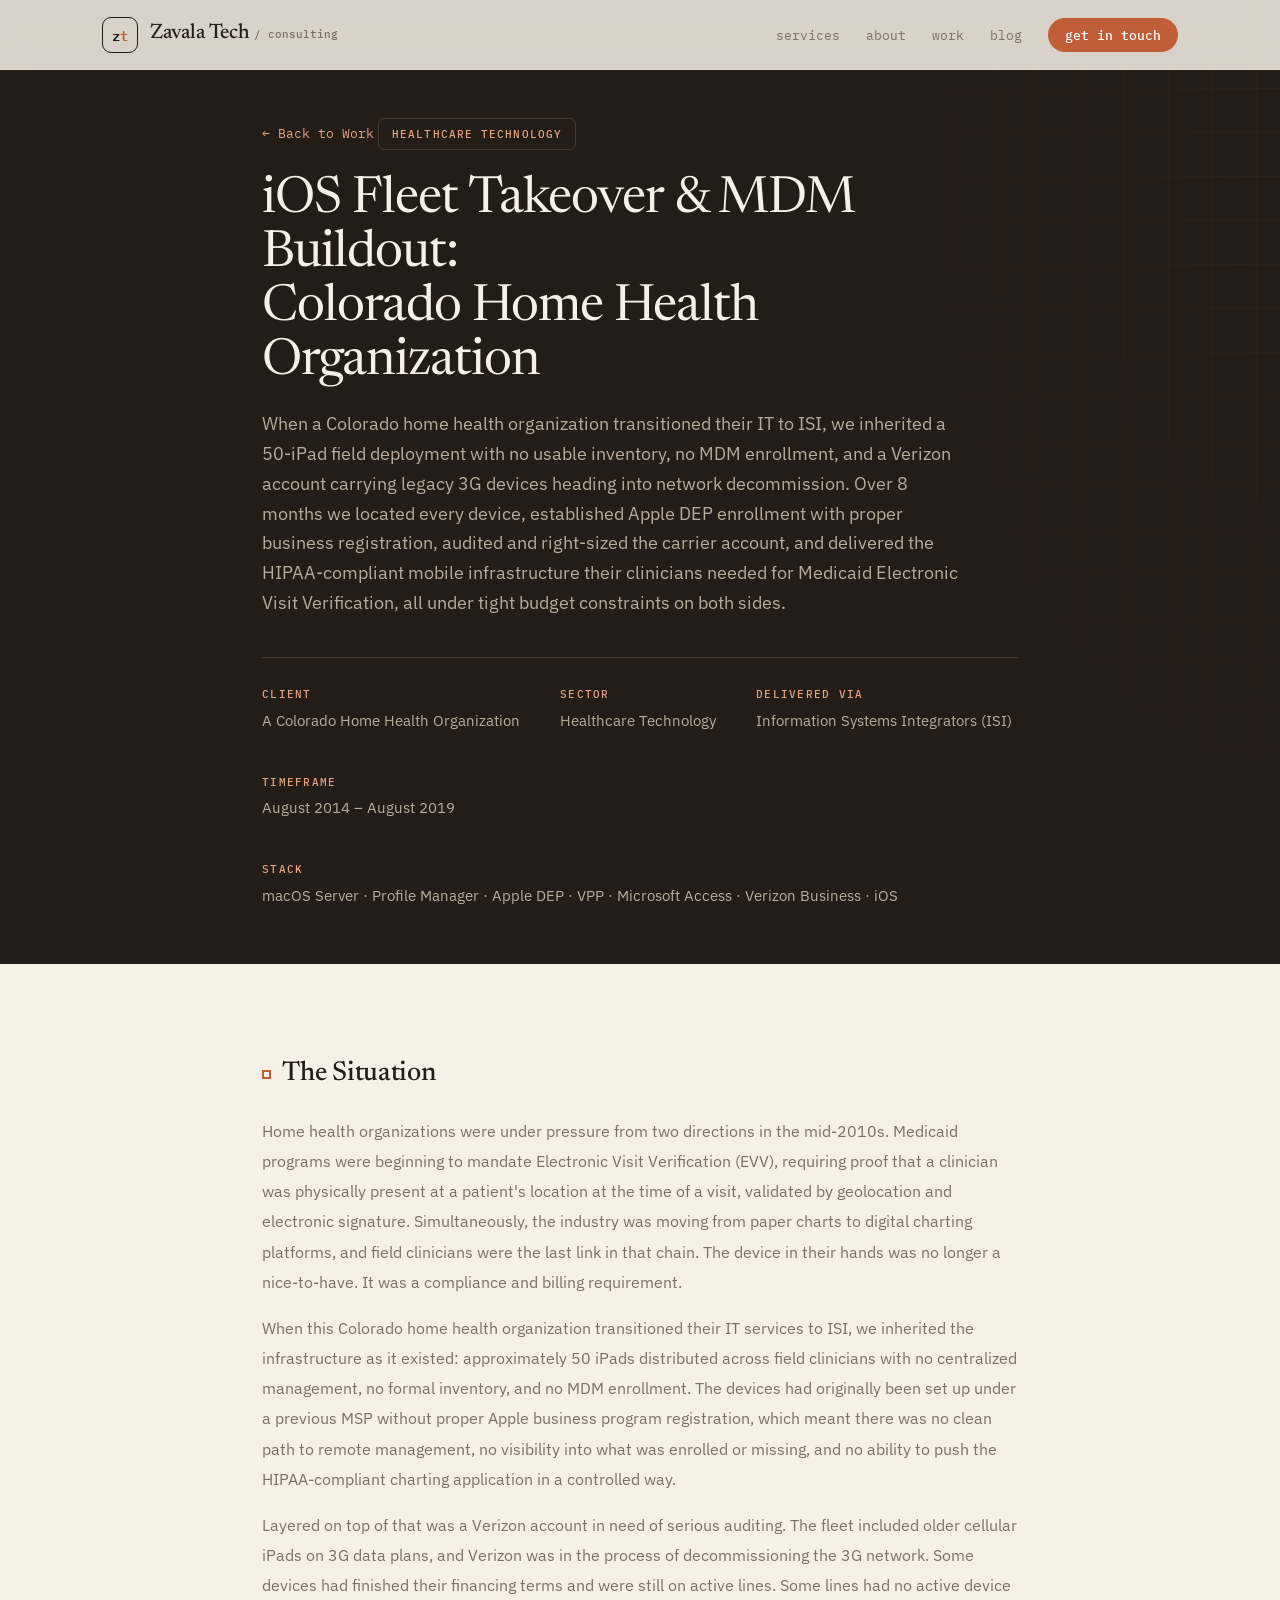
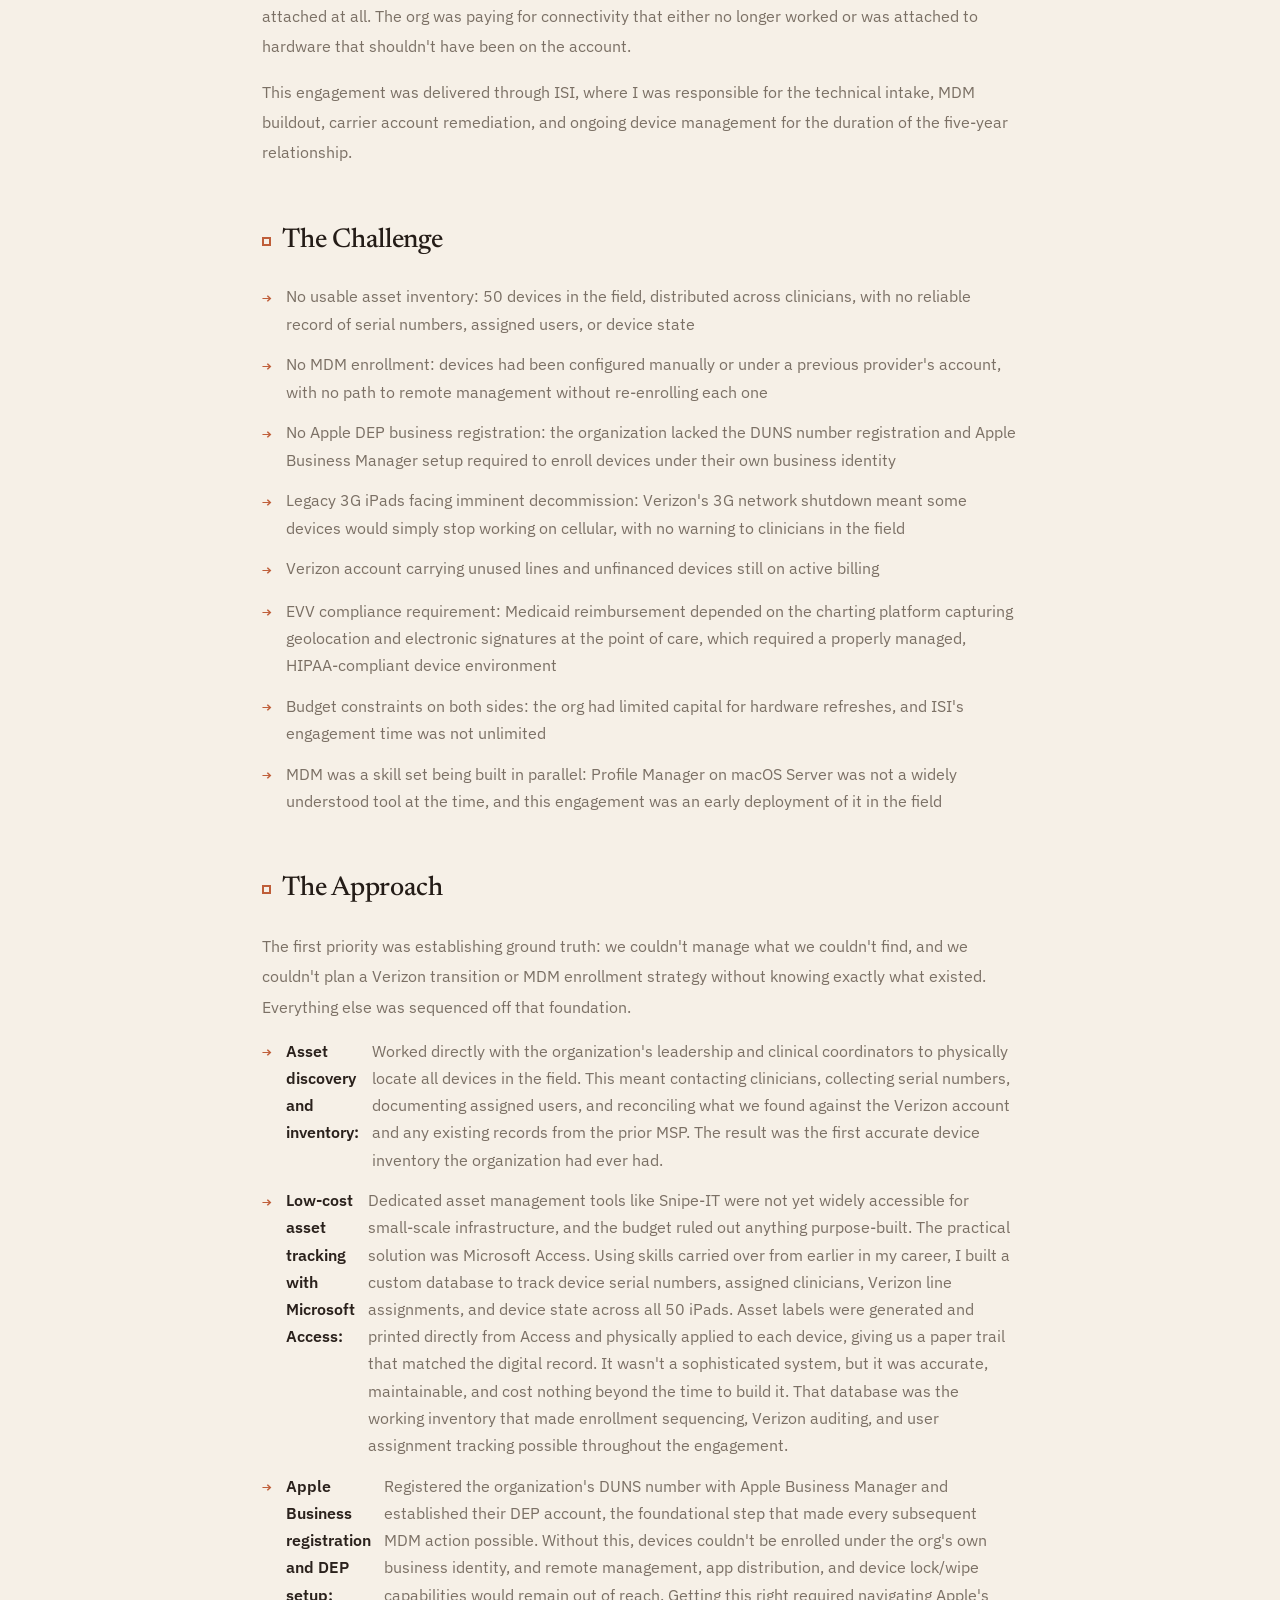
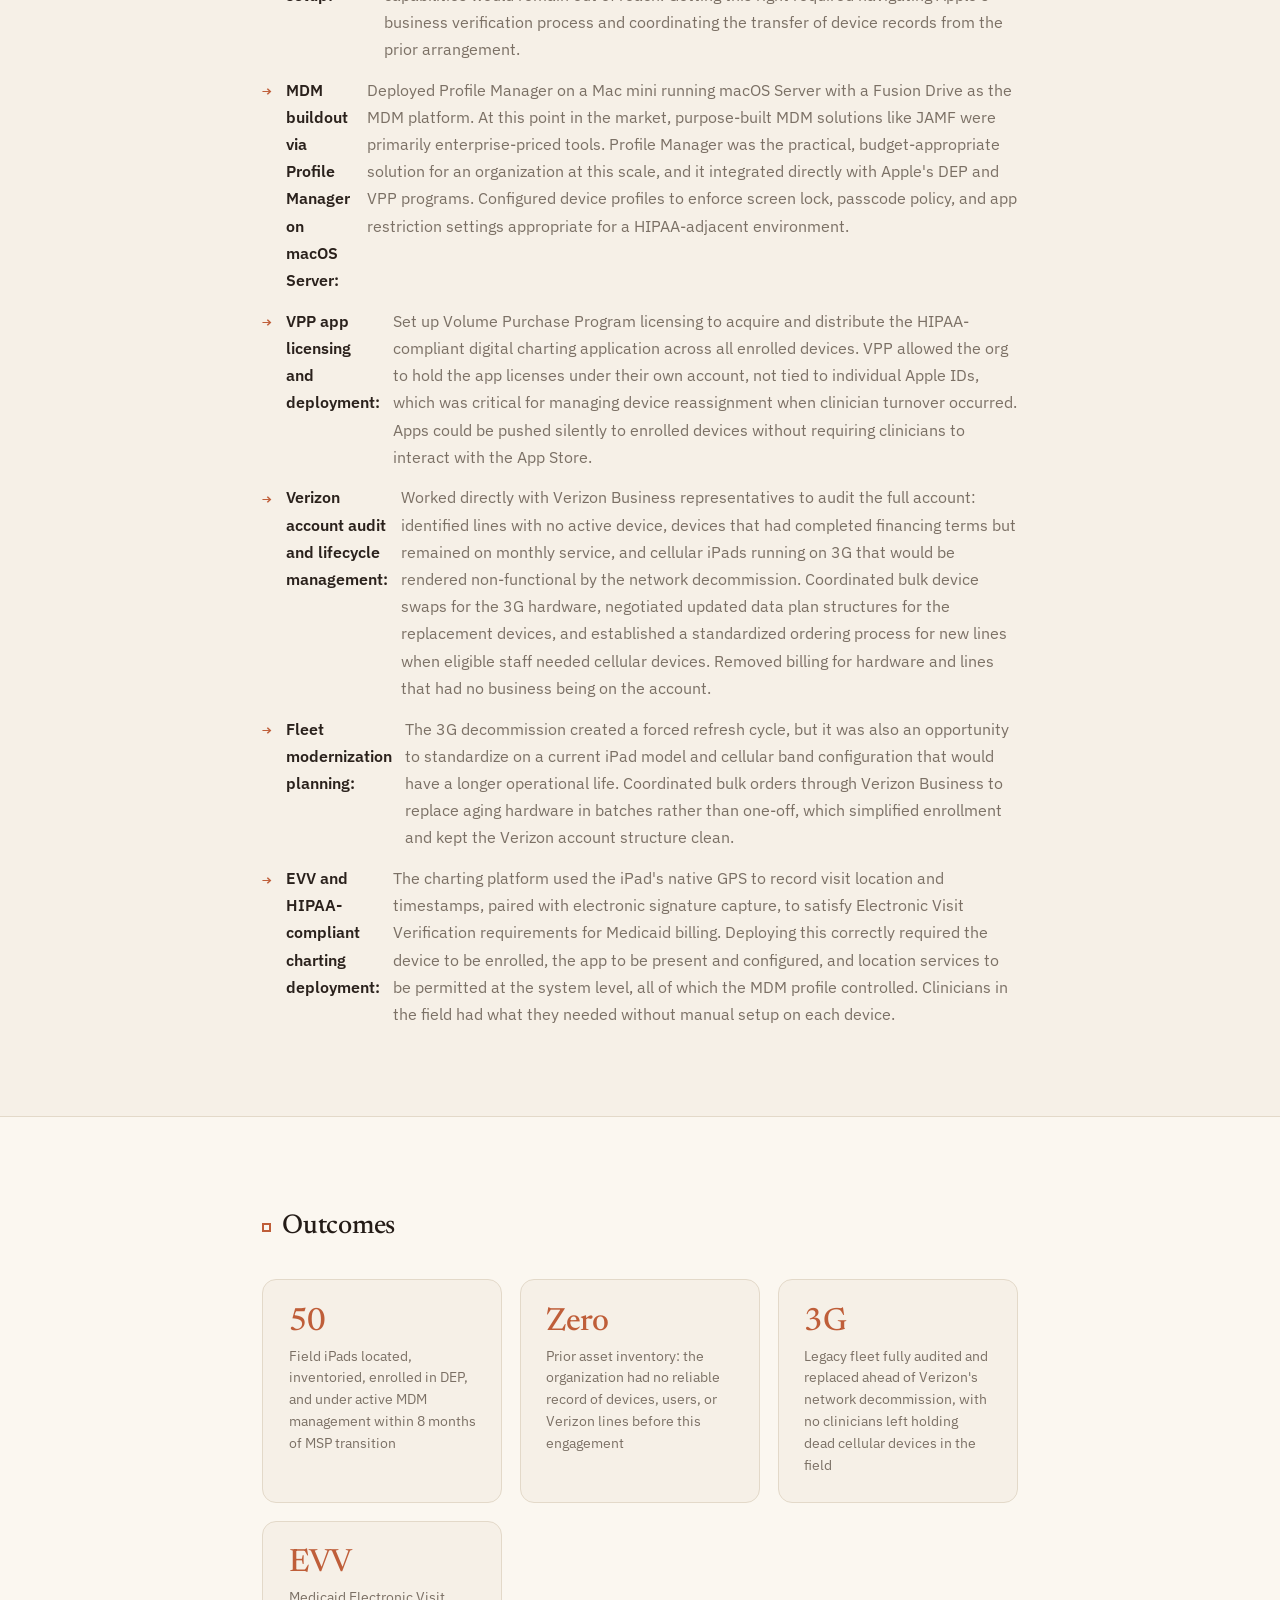
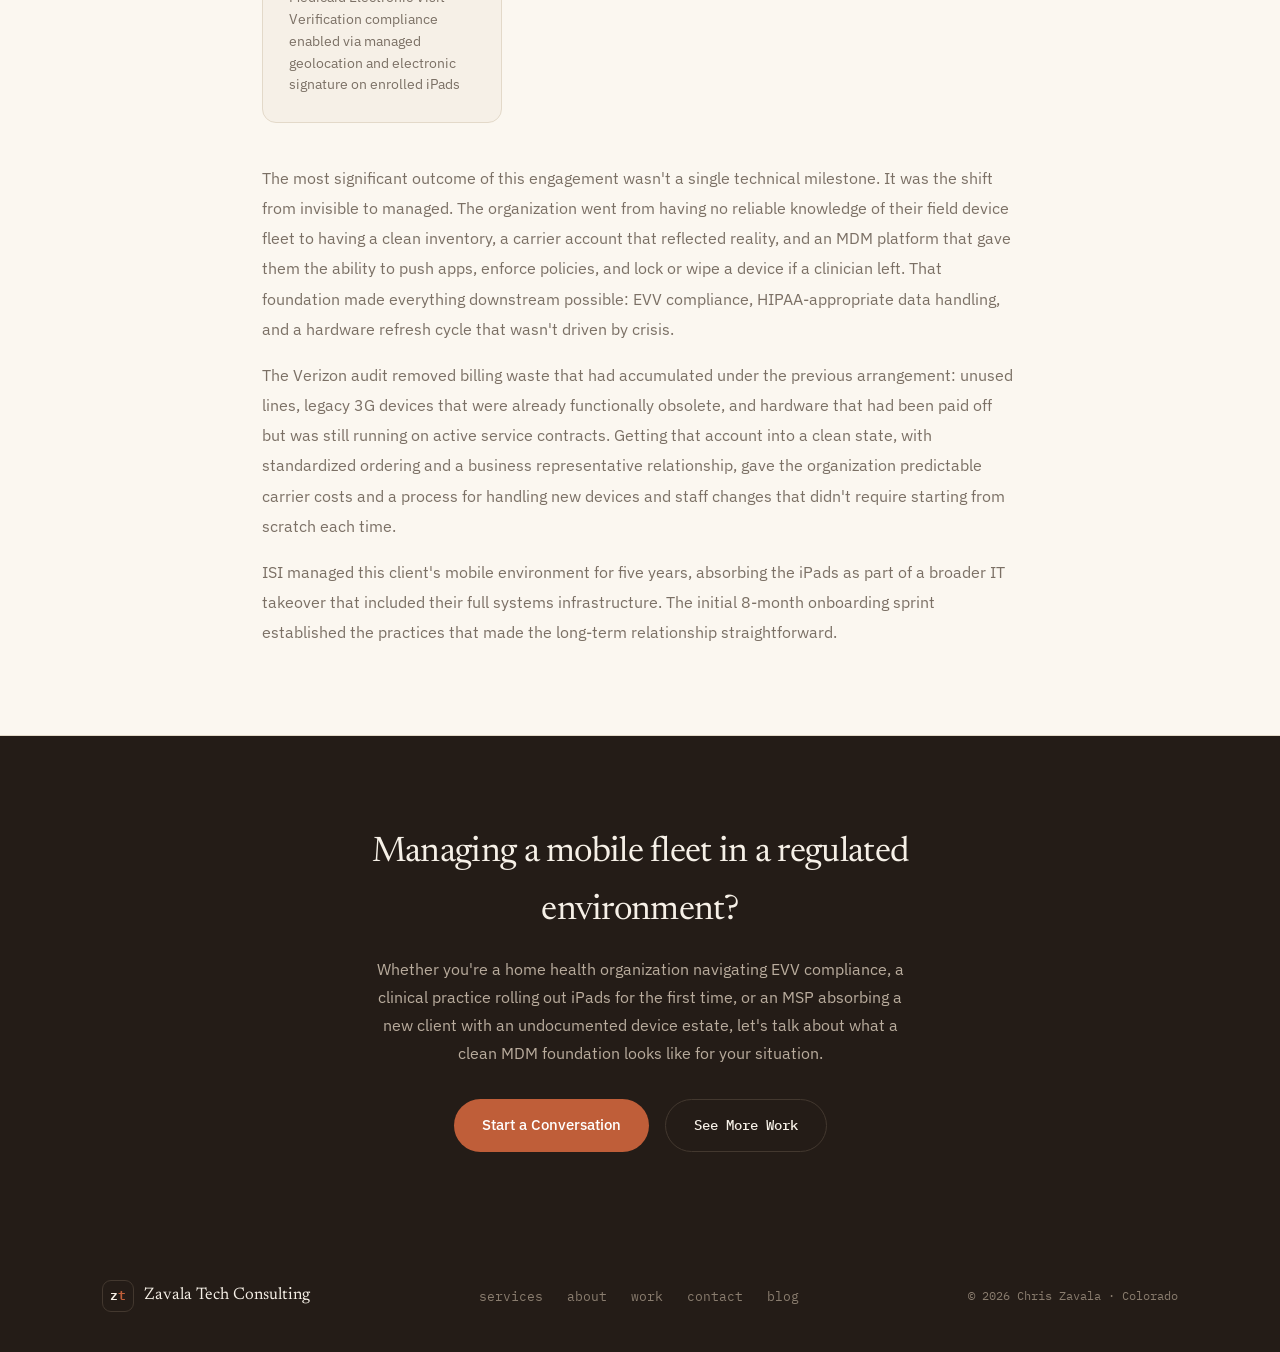
<file: work/home-health-ios-deployment.html>
<!DOCTYPE html>
<html lang="en">
<head>
  <!-- Google tag (gtag.js) -->
  <script async src="https://www.googletagmanager.com/gtag/js?id=G-RJ2JE4Z7GZ"></script>
  <script>
    window.dataLayer = window.dataLayer || [];
    function gtag(){dataLayer.push(arguments);}
    gtag('consent', 'default', {
      'ad_storage': 'denied',
      'ad_user_data': 'denied',
      'ad_personalization': 'denied',
      'analytics_storage': 'granted'
    });
    gtag('js', new Date());
    gtag('config', 'G-RJ2JE4Z7GZ');
  </script>
  <meta charset="UTF-8">
  <meta name="viewport" content="width=device-width, initial-scale=1.0">
  <meta name="description" content="Case study: Absorbing a 50-iPad home health fleet from a departing MSP with no inventory, no MDM, and a Verizon account full of decommissioning 3G devices. Delivered full management, DEP enrollment, and Medicaid EVV compliance within 8 months.">
  <meta property="og:title" content="iOS Fleet Takeover &amp; MDM Buildout: Home Health Organization | Zavala Tech Consulting">
  <meta property="og:description" content="Inherited a 50-iPad field deployment with no inventory and no MDM. Established DEP enrollment, audited a legacy Verizon account through 3G decommission, and enabled HIPAA-compliant EVV charting for Medicaid compliance.">
  <meta property="og:type" content="article">
  <link rel="canonical" href="https://zavalatechconsulting.com/work/home-health-ios-deployment.html">
  <title>iOS Fleet Takeover &amp; MDM Buildout: Home Health Organization | Zavala Tech Consulting</title>

  <link rel="preconnect" href="https://fonts.googleapis.com">
  <link rel="preconnect" href="https://fonts.gstatic.com" crossorigin>
  <link href="https://fonts.googleapis.com/css2?family=Newsreader:ital,opsz,wght@0,6..72,400;0,6..72,500;1,6..72,400;1,6..72,500&family=IBM+Plex+Mono:wght@400;500;600&family=IBM+Plex+Sans:wght@400;500;600;700&display=swap" rel="stylesheet">

  <link rel="stylesheet" href="../assets/css/style.css">
  <link rel="icon" href="../favicon.svg" type="image/svg+xml">
</head>
<body>

  <a href="#main-content" class="skip-link">Skip to main content</a>

  <header>
    <nav aria-label="Main navigation">
      <div class="nav-inner">
        <a href="/" class="brand" aria-label="Zavala Tech Consulting — home">
          <span class="brand-mark">z<i>t</i></span>
          <span class="brand-word">Zavala&nbsp;Tech <em>/ consulting</em></span>
        </a>
        <button class="nav-toggle" id="navToggle" aria-label="Toggle menu" aria-expanded="false">
          <span></span><span></span><span></span>
        </button>
        <ul class="nav-links" id="navLinks" role="list">
          <li><a href="/#services">services</a></li>
          <li><a href="/#about">about</a></li>
          <li><a href="/#work">work</a></li>
          <li><a href="https://blog.chriszavala.com/" target="_blank" rel="noopener">blog</a></li>
          <li><a href="/#contact" class="nav-cta">get in touch</a></li>
        </ul>
      </div>
    </nav>
  </header>

<main id="main-content">

    <!-- ── Hero ── -->
    <section class="cs-hero">
      <div class="container">
        <a href="/#portfolio" class="cs-breadcrumb" aria-label="Back to Work">← Back to Work</a>
        <div class="cs-hero-tag">Healthcare Technology</div>
        <h1>iOS Fleet Takeover &amp; MDM Buildout:<br>Colorado Home Health Organization</h1>
        <p class="cs-hero-summary">
          When a Colorado home health organization transitioned their IT to ISI, we inherited
          a 50-iPad field deployment with no usable inventory, no MDM enrollment, and a Verizon
          account carrying legacy 3G devices heading into network decommission. Over 8 months we
          located every device, established Apple DEP enrollment with proper business registration,
          audited and right-sized the carrier account, and delivered the HIPAA-compliant mobile
          infrastructure their clinicians needed for Medicaid Electronic Visit Verification, all
          under tight budget constraints on both sides.
        </p>
        <div class="cs-meta">
          <div class="cs-meta-item">
            <div class="cs-meta-label">Client</div>
            <div class="cs-meta-value">A Colorado Home Health Organization</div>
          </div>
          <div class="cs-meta-item">
            <div class="cs-meta-label">Sector</div>
            <div class="cs-meta-value">Healthcare Technology</div>
          </div>
          <div class="cs-meta-item">
            <div class="cs-meta-label">Delivered via</div>
            <div class="cs-meta-value">Information Systems Integrators (ISI)</div>
          </div>
          <div class="cs-meta-item">
            <div class="cs-meta-label">Timeframe</div>
            <div class="cs-meta-value">August 2014 – August 2019</div>
          </div>
          <div class="cs-meta-item">
            <div class="cs-meta-label">Stack</div>
            <div class="cs-meta-value">macOS Server · Profile Manager · Apple DEP · VPP · Microsoft Access · Verizon Business · iOS</div>
          </div>
        </div>
      </div>
    </section>

    <!-- ── Body ── -->
    <section class="cs-body">
      <div class="container">

        <div class="cs-section reveal">
          <h2>The Situation</h2>
          <p>
            Home health organizations were under pressure from two directions in the mid-2010s.
            Medicaid programs were beginning to mandate Electronic Visit Verification (EVV),
            requiring proof that a clinician was physically present at a patient's location at
            the time of a visit, validated by geolocation and electronic signature. Simultaneously,
            the industry was moving from paper charts to digital charting platforms, and field
            clinicians were the last link in that chain. The device in their hands was no longer
            a nice-to-have. It was a compliance and billing requirement.
          </p>
          <p>
            When this Colorado home health organization transitioned their IT services to ISI,
            we inherited the infrastructure as it existed: approximately 50 iPads distributed
            across field clinicians with no centralized management, no formal inventory, and no
            MDM enrollment. The devices had originally been set up under a previous MSP without
            proper Apple business program registration, which meant there was no clean path to
            remote management, no visibility into what was enrolled or missing, and no ability
            to push the HIPAA-compliant charting application in a controlled way.
          </p>
          <p>
            Layered on top of that was a Verizon account in need of serious auditing. The
            fleet included older cellular iPads on 3G data plans, and Verizon was in the
            process of decommissioning the 3G network. Some devices had finished their
            financing terms and were still on active lines. Some lines had no active device
            attached at all. The org was paying for connectivity that either no longer worked
            or was attached to hardware that shouldn't have been on the account.
          </p>
          <p>
            This engagement was delivered through ISI, where I was responsible for the
            technical intake, MDM buildout, carrier account remediation, and ongoing device
            management for the duration of the five-year relationship.
          </p>
        </div>

        <div class="cs-section reveal">
          <h2>The Challenge</h2>
          <ul class="cs-list" role="list">
            <li>No usable asset inventory: 50 devices in the field, distributed across clinicians, with no reliable record of serial numbers, assigned users, or device state</li>
            <li>No MDM enrollment: devices had been configured manually or under a previous provider's account, with no path to remote management without re-enrolling each one</li>
            <li>No Apple DEP business registration: the organization lacked the DUNS number registration and Apple Business Manager setup required to enroll devices under their own business identity</li>
            <li>Legacy 3G iPads facing imminent decommission: Verizon's 3G network shutdown meant some devices would simply stop working on cellular, with no warning to clinicians in the field</li>
            <li>Verizon account carrying unused lines and unfinanced devices still on active billing</li>
            <li>EVV compliance requirement: Medicaid reimbursement depended on the charting platform capturing geolocation and electronic signatures at the point of care, which required a properly managed, HIPAA-compliant device environment</li>
            <li>Budget constraints on both sides: the org had limited capital for hardware refreshes, and ISI's engagement time was not unlimited</li>
            <li>MDM was a skill set being built in parallel: Profile Manager on macOS Server was not a widely understood tool at the time, and this engagement was an early deployment of it in the field</li>
          </ul>
        </div>

        <div class="cs-section reveal">
          <h2>The Approach</h2>
          <p>
            The first priority was establishing ground truth: we couldn't manage what we couldn't
            find, and we couldn't plan a Verizon transition or MDM enrollment strategy without
            knowing exactly what existed. Everything else was sequenced off that foundation.
          </p>
          <ul class="cs-list" role="list">
            <li>
              <strong style="color:var(--white)">Asset discovery and inventory:</strong>
              Worked directly with the organization's leadership and clinical coordinators to
              physically locate all devices in the field. This meant contacting clinicians,
              collecting serial numbers, documenting assigned users, and reconciling what we
              found against the Verizon account and any existing records from the prior MSP.
              The result was the first accurate device inventory the organization had ever had.
            </li>
            <li>
              <strong style="color:var(--white)">Low-cost asset tracking with Microsoft Access:</strong>
              Dedicated asset management tools like Snipe-IT were not yet widely accessible
              for small-scale infrastructure, and the budget ruled out anything purpose-built.
              The practical solution was Microsoft Access. Using skills carried over from earlier
              in my career, I built a custom database to track device serial numbers, assigned
              clinicians, Verizon line assignments, and device state across all 50 iPads.
              Asset labels were generated and printed directly from Access and physically
              applied to each device, giving us a paper trail that matched the digital record.
              It wasn't a sophisticated system, but it was accurate, maintainable, and cost
              nothing beyond the time to build it. That database was the working inventory
              that made enrollment sequencing, Verizon auditing, and user assignment tracking
              possible throughout the engagement.
            </li>
            <li>
              <strong style="color:var(--white)">Apple Business registration and DEP setup:</strong>
              Registered the organization's DUNS number with Apple Business Manager and
              established their DEP account, the foundational step that made every subsequent
              MDM action possible. Without this, devices couldn't be enrolled under the org's
              own business identity, and remote management, app distribution, and device
              lock/wipe capabilities would remain out of reach. Getting this right required
              navigating Apple's business verification process and coordinating the transfer
              of device records from the prior arrangement.
            </li>
            <li>
              <strong style="color:var(--white)">MDM buildout via Profile Manager on macOS Server:</strong>
              Deployed Profile Manager on a Mac mini running macOS Server with a Fusion Drive
              as the MDM platform. At this point in the market, purpose-built MDM solutions
              like JAMF were primarily enterprise-priced tools. Profile Manager was the
              practical, budget-appropriate solution for an organization at this scale, and
              it integrated directly with Apple's DEP and VPP programs. Configured device
              profiles to enforce screen lock, passcode policy, and app restriction settings
              appropriate for a HIPAA-adjacent environment.
            </li>
            <li>
              <strong style="color:var(--white)">VPP app licensing and deployment:</strong>
              Set up Volume Purchase Program licensing to acquire and distribute the HIPAA-compliant
              digital charting application across all enrolled devices. VPP allowed the org
              to hold the app licenses under their own account, not tied to individual Apple
              IDs, which was critical for managing device reassignment when clinician turnover
              occurred. Apps could be pushed silently to enrolled devices without requiring
              clinicians to interact with the App Store.
            </li>
            <li>
              <strong style="color:var(--white)">Verizon account audit and lifecycle management:</strong>
              Worked directly with Verizon Business representatives to audit the full account:
              identified lines with no active device, devices that had completed financing
              terms but remained on monthly service, and cellular iPads running on 3G that
              would be rendered non-functional by the network decommission. Coordinated bulk
              device swaps for the 3G hardware, negotiated updated data plan structures for
              the replacement devices, and established a standardized ordering process for
              new lines when eligible staff needed cellular devices. Removed billing for
              hardware and lines that had no business being on the account.
            </li>
            <li>
              <strong style="color:var(--white)">Fleet modernization planning:</strong>
              The 3G decommission created a forced refresh cycle, but it was also an
              opportunity to standardize on a current iPad model and cellular band configuration
              that would have a longer operational life. Coordinated bulk orders through
              Verizon Business to replace aging hardware in batches rather than one-off, which
              simplified enrollment and kept the Verizon account structure clean.
            </li>
            <li>
              <strong style="color:var(--white)">EVV and HIPAA-compliant charting deployment:</strong>
              The charting platform used the iPad's native GPS to record visit location and
              timestamps, paired with electronic signature capture, to satisfy Electronic Visit
              Verification requirements for Medicaid billing. Deploying this correctly required
              the device to be enrolled, the app to be present and configured, and location
              services to be permitted at the system level, all of which the MDM profile
              controlled. Clinicians in the field had what they needed without manual setup
              on each device.
            </li>
          </ul>
        </div>

      </div>
    </section>

    <!-- ── Outcomes ── -->
    <section class="cs-outcomes">
      <div class="container">
        <h2>Outcomes</h2>
        <div class="cs-outcomes-grid">
          <div class="cs-outcome-card">
            <div class="cs-outcome-num">50</div>
            <div class="cs-outcome-label">Field iPads located, inventoried, enrolled in DEP, and under active MDM management within 8 months of MSP transition</div>
          </div>
          <div class="cs-outcome-card">
            <div class="cs-outcome-num">Zero</div>
            <div class="cs-outcome-label">Prior asset inventory: the organization had no reliable record of devices, users, or Verizon lines before this engagement</div>
          </div>
          <div class="cs-outcome-card">
            <div class="cs-outcome-num">3G</div>
            <div class="cs-outcome-label">Legacy fleet fully audited and replaced ahead of Verizon's network decommission, with no clinicians left holding dead cellular devices in the field</div>
          </div>
          <div class="cs-outcome-card">
            <div class="cs-outcome-num">EVV</div>
            <div class="cs-outcome-label">Medicaid Electronic Visit Verification compliance enabled via managed geolocation and electronic signature on enrolled iPads</div>
          </div>
        </div>
        <div class="cs-section" style="margin-top:2.5rem; margin-bottom:0;">
          <p>
            The most significant outcome of this engagement wasn't a single technical milestone.
            It was the shift from invisible to managed. The organization went from having no
            reliable knowledge of their field device fleet to having a clean inventory, a carrier
            account that reflected reality, and an MDM platform that gave them the ability to
            push apps, enforce policies, and lock or wipe a device if a clinician left. That
            foundation made everything downstream possible: EVV compliance, HIPAA-appropriate
            data handling, and a hardware refresh cycle that wasn't driven by crisis.
          </p>
          <p>
            The Verizon audit removed billing waste that had accumulated under the previous
            arrangement: unused lines, legacy 3G devices that were already functionally obsolete,
            and hardware that had been paid off but was still running on active service contracts.
            Getting that account into a clean state, with standardized ordering and a business
            representative relationship, gave the organization predictable carrier costs and a
            process for handling new devices and staff changes that didn't require starting from
            scratch each time.
          </p>
          <p>
            ISI managed this client's mobile environment for five years, absorbing the iPads
            as part of a broader IT takeover that included their full systems infrastructure.
            The initial 8-month onboarding sprint established the practices that made the
            long-term relationship straightforward.
          </p>
        </div>
      </div>
    </section>

    <!-- ── CTA ── -->
    <section class="cs-cta">
      <div class="container">
        <h2>Managing a mobile fleet in a regulated environment?</h2>
        <p>
          Whether you're a home health organization navigating EVV compliance, a clinical
          practice rolling out iPads for the first time, or an MSP absorbing a new client
          with an undocumented device estate, let's talk about what a clean MDM foundation
          looks like for your situation.
        </p>
        <div class="cs-cta-actions">
          <a href="/#contact" class="btn btn-primary">Start a Conversation</a>
          <a href="/#portfolio" class="btn btn-outline">See More Work</a>
        </div>
      </div>
    </section>

  </main>

  <footer>
    <div class="container">
      <div class="footer-inner">
        <div class="footer-brand">
          <span class="brand-mark">z<i>t</i></span>
          Zavala Tech Consulting
        </div>
        <nav class="footer-links" aria-label="Footer navigation">
          <a href="/#services">services</a>
          <a href="/#about">about</a>
          <a href="/#work">work</a>
          <a href="/#contact">contact</a>
          <a href="https://blog.chriszavala.com/" target="_blank" rel="noopener">blog</a>
        </nav>
        <p class="footer-copy">&copy; <span id="year"></span> Chris Zavala · Colorado</p>
      </div>
    </div>
  </footer>

  <script>document.getElementById('year').textContent = new Date().getFullYear();</script>
  <script src="../assets/js/main.js" defer></script>

</body>
</html>
</file>
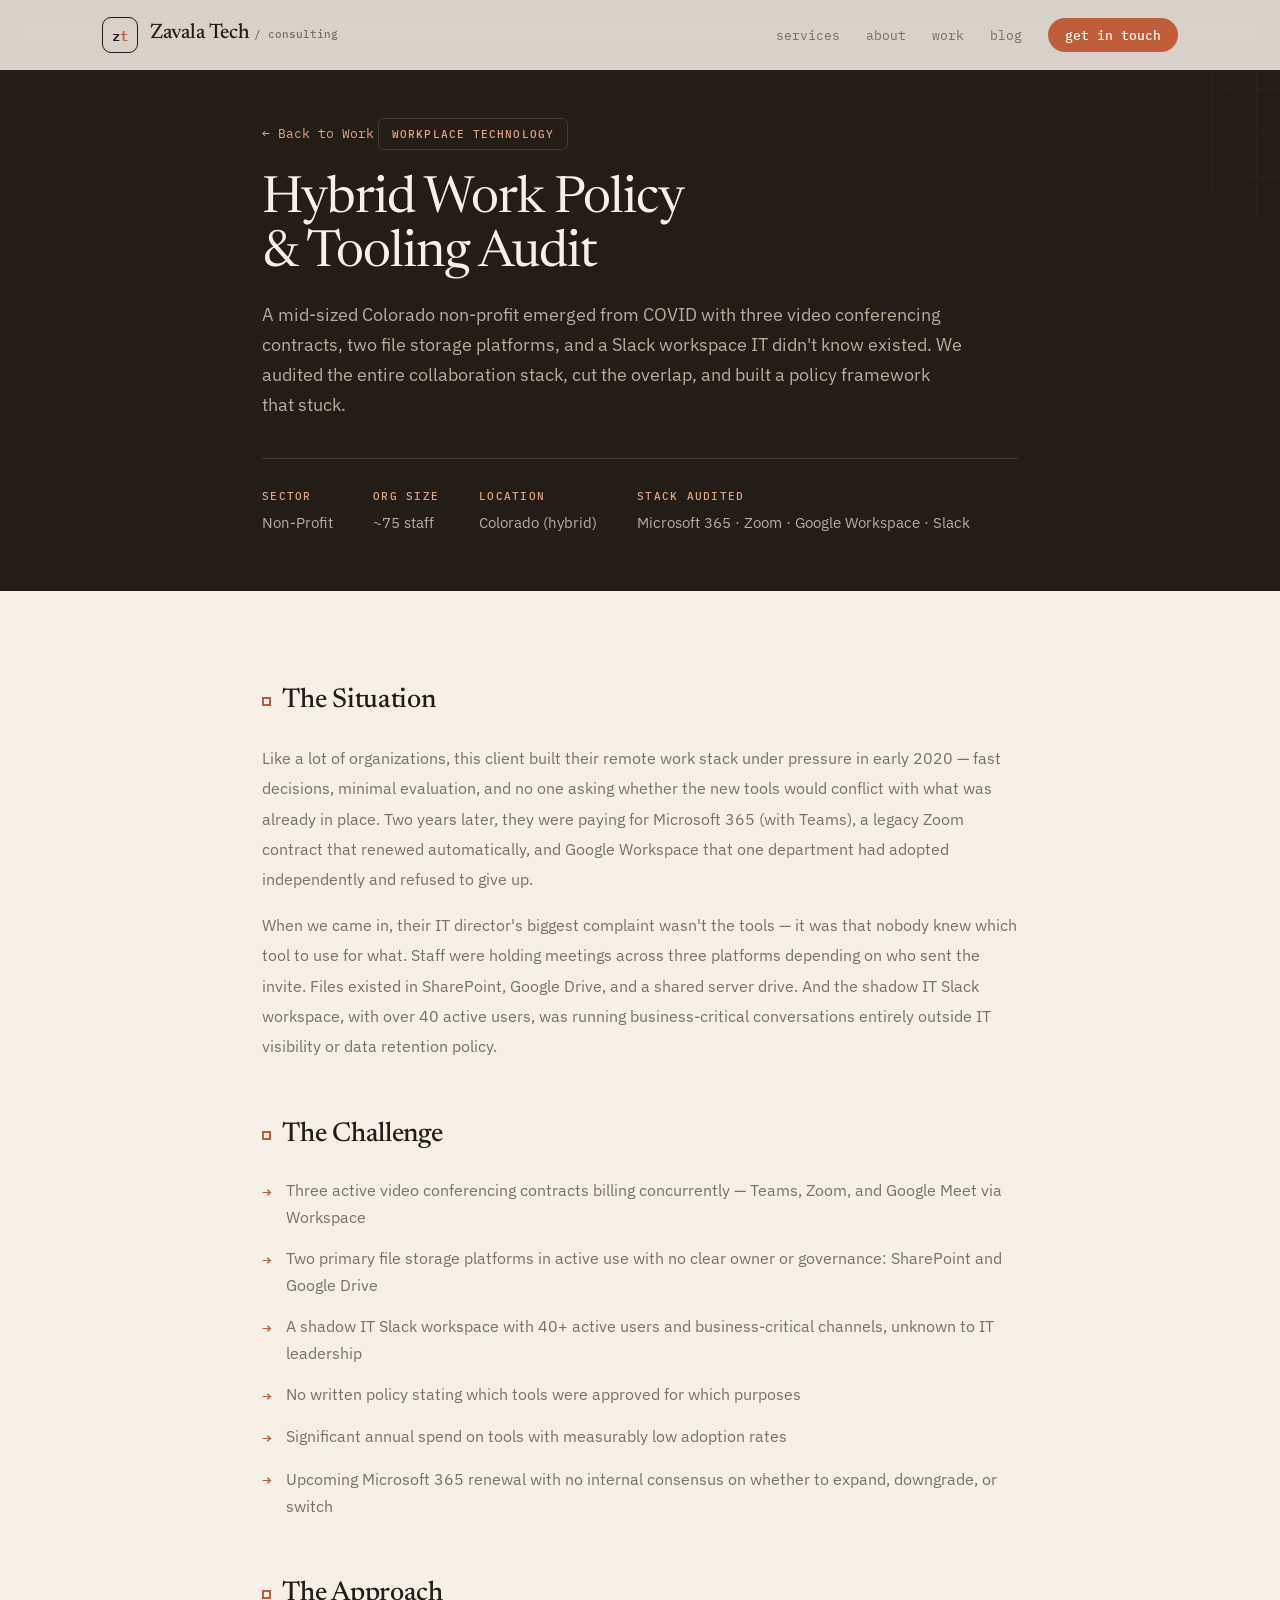
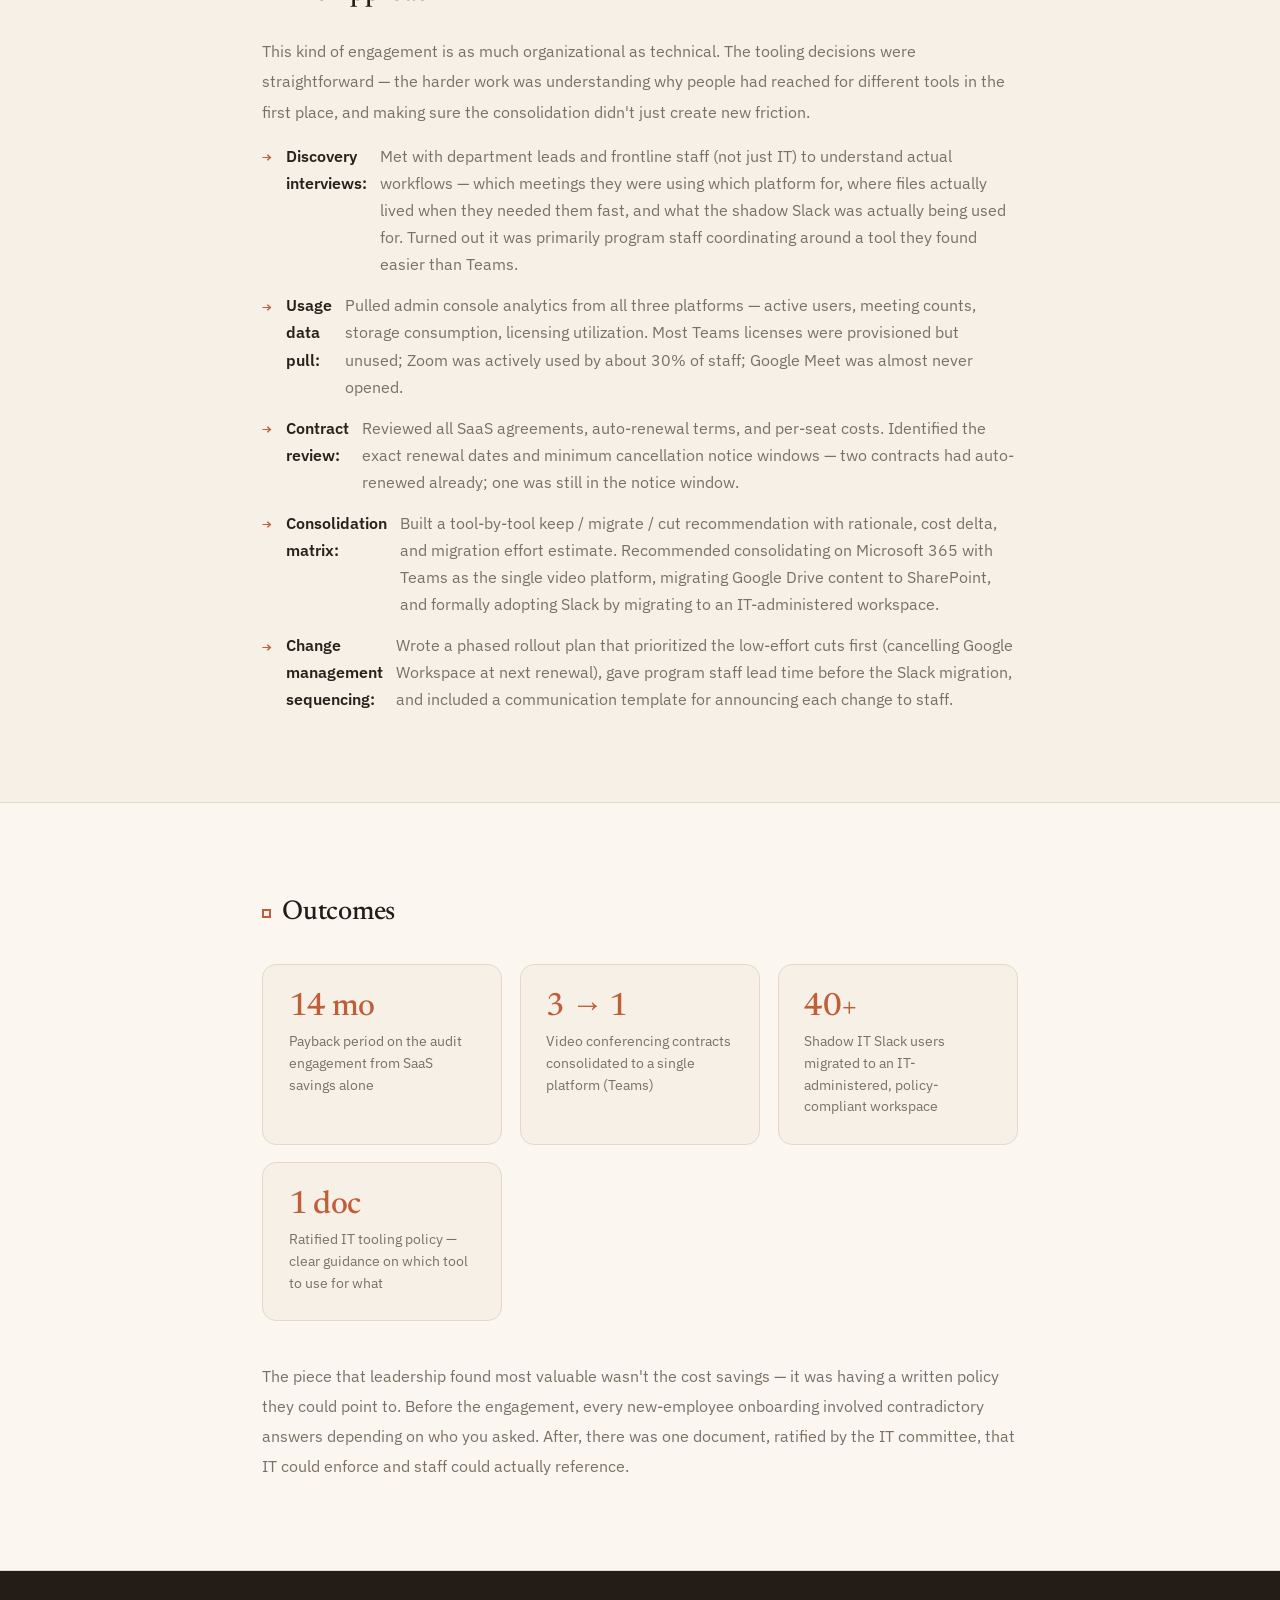
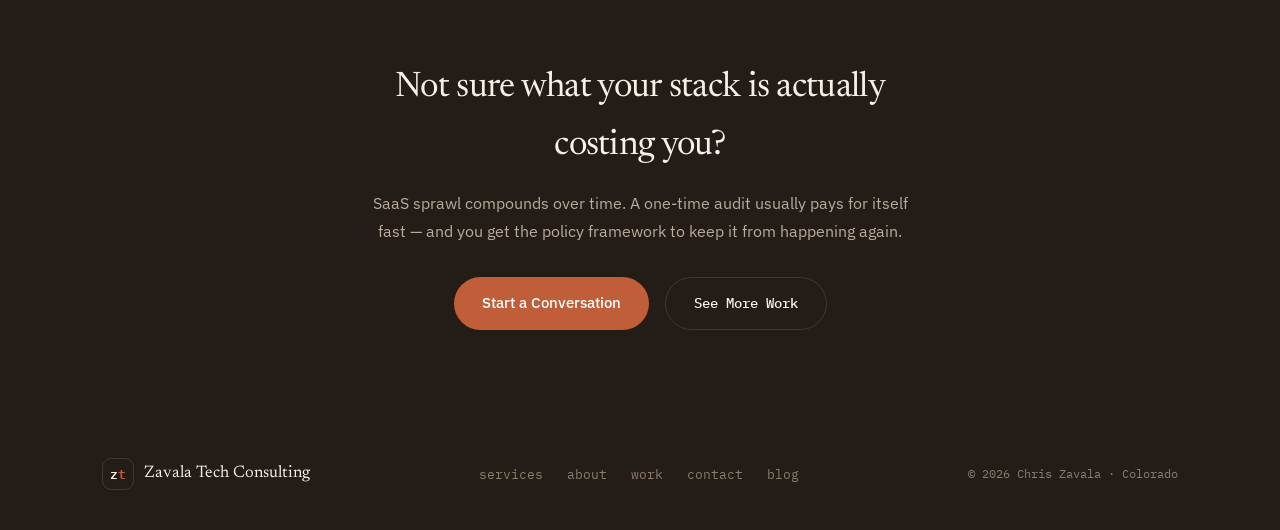
<file: work/hybrid-work-audit.html>
<!DOCTYPE html>
<html lang="en">
<head>
  <!-- Google tag (gtag.js) -->
  <script async src="https://www.googletagmanager.com/gtag/js?id=G-RJ2JE4Z7GZ"></script>
  <script>
    window.dataLayer = window.dataLayer || [];
    function gtag(){dataLayer.push(arguments);}
    gtag('consent', 'default', {
      'ad_storage': 'denied',
      'ad_user_data': 'denied',
      'ad_personalization': 'denied',
      'analytics_storage': 'granted'
    });
    gtag('js', new Date());
    gtag('config', 'G-RJ2JE4Z7GZ');
  </script>
  <meta charset="UTF-8">
  <meta name="viewport" content="width=device-width, initial-scale=1.0">
  <meta name="description" content="Case study: Hybrid Work Policy & Tooling Audit. Uncovering SaaS sprawl, shadow IT, and redundant contracts at a mid-sized Colorado non-profit.">
  <meta property="og:title" content="Hybrid Work Audit Case Study | Zavala Tech Consulting">
  <meta property="og:description" content="How we cut overlapping SaaS contracts, surfaced shadow IT, and delivered a consolidation roadmap with a 14-month payback.">
  <meta property="og:type" content="article">
  <link rel="canonical" href="https://zavalatechconsulting.com/work/hybrid-work-audit.html">
  <title>Hybrid Work Policy & Tooling Audit | Zavala Tech Consulting</title>

  <link rel="preconnect" href="https://fonts.googleapis.com">
  <link rel="preconnect" href="https://fonts.gstatic.com" crossorigin>
  <link href="https://fonts.googleapis.com/css2?family=Newsreader:ital,opsz,wght@0,6..72,400;0,6..72,500;1,6..72,400;1,6..72,500&family=IBM+Plex+Mono:wght@400;500;600&family=IBM+Plex+Sans:wght@400;500;600;700&display=swap" rel="stylesheet">

  <link rel="stylesheet" href="../assets/css/style.css">
  <link rel="icon" href="../favicon.svg" type="image/svg+xml">
</head>
<body>

  <a href="#main-content" class="skip-link">Skip to main content</a>

  <header>
    <nav aria-label="Main navigation">
      <div class="nav-inner">
        <a href="/" class="brand" aria-label="Zavala Tech Consulting — home">
          <span class="brand-mark">z<i>t</i></span>
          <span class="brand-word">Zavala&nbsp;Tech <em>/ consulting</em></span>
        </a>
        <button class="nav-toggle" id="navToggle" aria-label="Toggle menu" aria-expanded="false">
          <span></span><span></span><span></span>
        </button>
        <ul class="nav-links" id="navLinks" role="list">
          <li><a href="/#services">services</a></li>
          <li><a href="/#about">about</a></li>
          <li><a href="/#work">work</a></li>
          <li><a href="https://blog.chriszavala.com/" target="_blank" rel="noopener">blog</a></li>
          <li><a href="/#contact" class="nav-cta">get in touch</a></li>
        </ul>
      </div>
    </nav>
  </header>

<main id="main-content">

    <!-- ── Hero ── -->
    <section class="cs-hero">
      <div class="container">
        <a href="/#portfolio" class="cs-breadcrumb" aria-label="Back to Work">← Back to Work</a>
        <div class="cs-hero-tag">Workplace Technology</div>
        <h1>Hybrid Work Policy<br>&amp; Tooling Audit</h1>
        <p class="cs-hero-summary">
          A mid-sized Colorado non-profit emerged from COVID with three video conferencing
          contracts, two file storage platforms, and a Slack workspace IT didn't know existed.
          We audited the entire collaboration stack, cut the overlap, and built a policy
          framework that stuck.
        </p>
        <div class="cs-meta">
          <div class="cs-meta-item">
            <div class="cs-meta-label">Sector</div>
            <div class="cs-meta-value">Non-Profit</div>
          </div>
          <div class="cs-meta-item">
            <div class="cs-meta-label">Org Size</div>
            <div class="cs-meta-value">~75 staff</div>
          </div>
          <div class="cs-meta-item">
            <div class="cs-meta-label">Location</div>
            <div class="cs-meta-value">Colorado (hybrid)</div>
          </div>
          <div class="cs-meta-item">
            <div class="cs-meta-label">Stack Audited</div>
            <div class="cs-meta-value">Microsoft 365 · Zoom · Google Workspace · Slack</div>
          </div>
        </div>
      </div>
    </section>

    <!-- ── Body ── -->
    <section class="cs-body">
      <div class="container">

        <div class="cs-section reveal">
          <h2>The Situation</h2>
          <p>
            Like a lot of organizations, this client built their remote work stack under
            pressure in early 2020 — fast decisions, minimal evaluation, and no one asking
            whether the new tools would conflict with what was already in place. Two years
            later, they were paying for Microsoft 365 (with Teams), a legacy Zoom contract
            that renewed automatically, and Google Workspace that one department had
            adopted independently and refused to give up.
          </p>
          <p>
            When we came in, their IT director's biggest complaint wasn't the tools — it was
            that nobody knew which tool to use for what. Staff were holding meetings across
            three platforms depending on who sent the invite. Files existed in SharePoint,
            Google Drive, and a shared server drive. And the shadow IT Slack workspace, with
            over 40 active users, was running business-critical conversations entirely outside
            IT visibility or data retention policy.
          </p>
        </div>

        <div class="cs-section reveal">
          <h2>The Challenge</h2>
          <ul class="cs-list" role="list">
            <li>Three active video conferencing contracts billing concurrently — Teams, Zoom, and Google Meet via Workspace</li>
            <li>Two primary file storage platforms in active use with no clear owner or governance: SharePoint and Google Drive</li>
            <li>A shadow IT Slack workspace with 40+ active users and business-critical channels, unknown to IT leadership</li>
            <li>No written policy stating which tools were approved for which purposes</li>
            <li>Significant annual spend on tools with measurably low adoption rates</li>
            <li>Upcoming Microsoft 365 renewal with no internal consensus on whether to expand, downgrade, or switch</li>
          </ul>
        </div>

        <div class="cs-section reveal">
          <h2>The Approach</h2>
          <p>
            This kind of engagement is as much organizational as technical. The tooling
            decisions were straightforward — the harder work was understanding why people
            had reached for different tools in the first place, and making sure the
            consolidation didn't just create new friction.
          </p>
          <ul class="cs-list" role="list">
            <li>
              <strong style="color:var(--white)">Discovery interviews:</strong> Met with
              department leads and frontline staff (not just IT) to understand actual
              workflows — which meetings they were using which platform for, where files
              actually lived when they needed them fast, and what the shadow Slack was
              actually being used for. Turned out it was primarily program staff coordinating
              around a tool they found easier than Teams.
            </li>
            <li>
              <strong style="color:var(--white)">Usage data pull:</strong> Pulled admin
              console analytics from all three platforms — active users, meeting counts,
              storage consumption, licensing utilization. Most Teams licenses were provisioned
              but unused; Zoom was actively used by about 30% of staff; Google Meet was
              almost never opened.
            </li>
            <li>
              <strong style="color:var(--white)">Contract review:</strong> Reviewed all
              SaaS agreements, auto-renewal terms, and per-seat costs. Identified the exact
              renewal dates and minimum cancellation notice windows — two contracts had
              auto-renewed already; one was still in the notice window.
            </li>
            <li>
              <strong style="color:var(--white)">Consolidation matrix:</strong> Built a
              tool-by-tool keep / migrate / cut recommendation with rationale, cost delta,
              and migration effort estimate. Recommended consolidating on Microsoft 365 with
              Teams as the single video platform, migrating Google Drive content to
              SharePoint, and formally adopting Slack by migrating to an IT-administered
              workspace.
            </li>
            <li>
              <strong style="color:var(--white)">Change management sequencing:</strong>
              Wrote a phased rollout plan that prioritized the low-effort cuts first
              (cancelling Google Workspace at next renewal), gave program staff lead time
              before the Slack migration, and included a communication template for
              announcing each change to staff.
            </li>
          </ul>
        </div>

      </div>
    </section>

    <!-- ── Outcomes ── -->
    <section class="cs-outcomes">
      <div class="container">
        <h2>Outcomes</h2>
        <div class="cs-outcomes-grid">
          <div class="cs-outcome-card">
            <div class="cs-outcome-num">14 mo</div>
            <div class="cs-outcome-label">Payback period on the audit engagement from SaaS savings alone</div>
          </div>
          <div class="cs-outcome-card">
            <div class="cs-outcome-num">3 → 1</div>
            <div class="cs-outcome-label">Video conferencing contracts consolidated to a single platform (Teams)</div>
          </div>
          <div class="cs-outcome-card">
            <div class="cs-outcome-num">40+</div>
            <div class="cs-outcome-label">Shadow IT Slack users migrated to an IT-administered, policy-compliant workspace</div>
          </div>
          <div class="cs-outcome-card">
            <div class="cs-outcome-num">1 doc</div>
            <div class="cs-outcome-label">Ratified IT tooling policy — clear guidance on which tool to use for what</div>
          </div>
        </div>
        <div class="cs-section" style="margin-top:2.5rem; margin-bottom:0;">
          <p>
            The piece that leadership found most valuable wasn't the cost savings — it was
            having a written policy they could point to. Before the engagement, every
            new-employee onboarding involved contradictory answers depending on who you asked.
            After, there was one document, ratified by the IT committee, that IT could enforce
            and staff could actually reference.
          </p>
        </div>
      </div>
    </section>

    <!-- ── CTA ── -->
    <section class="cs-cta">
      <div class="container">
        <h2>Not sure what your stack is actually costing you?</h2>
        <p>
          SaaS sprawl compounds over time. A one-time audit usually pays for itself fast —
          and you get the policy framework to keep it from happening again.
        </p>
        <div class="cs-cta-actions">
          <a href="/#contact" class="btn btn-primary">Start a Conversation</a>
          <a href="/#portfolio" class="btn btn-outline">See More Work</a>
        </div>
      </div>
    </section>

  </main>

  <footer>
    <div class="container">
      <div class="footer-inner">
        <div class="footer-brand">
          <span class="brand-mark">z<i>t</i></span>
          Zavala Tech Consulting
        </div>
        <nav class="footer-links" aria-label="Footer navigation">
          <a href="/#services">services</a>
          <a href="/#about">about</a>
          <a href="/#work">work</a>
          <a href="/#contact">contact</a>
          <a href="https://blog.chriszavala.com/" target="_blank" rel="noopener">blog</a>
        </nav>
        <p class="footer-copy">&copy; <span id="year"></span> Chris Zavala · Colorado</p>
      </div>
    </div>
  </footer>

  <script>document.getElementById('year').textContent = new Date().getFullYear();</script>
  <script src="../assets/js/main.js" defer></script>

</body>
</html>
</file>
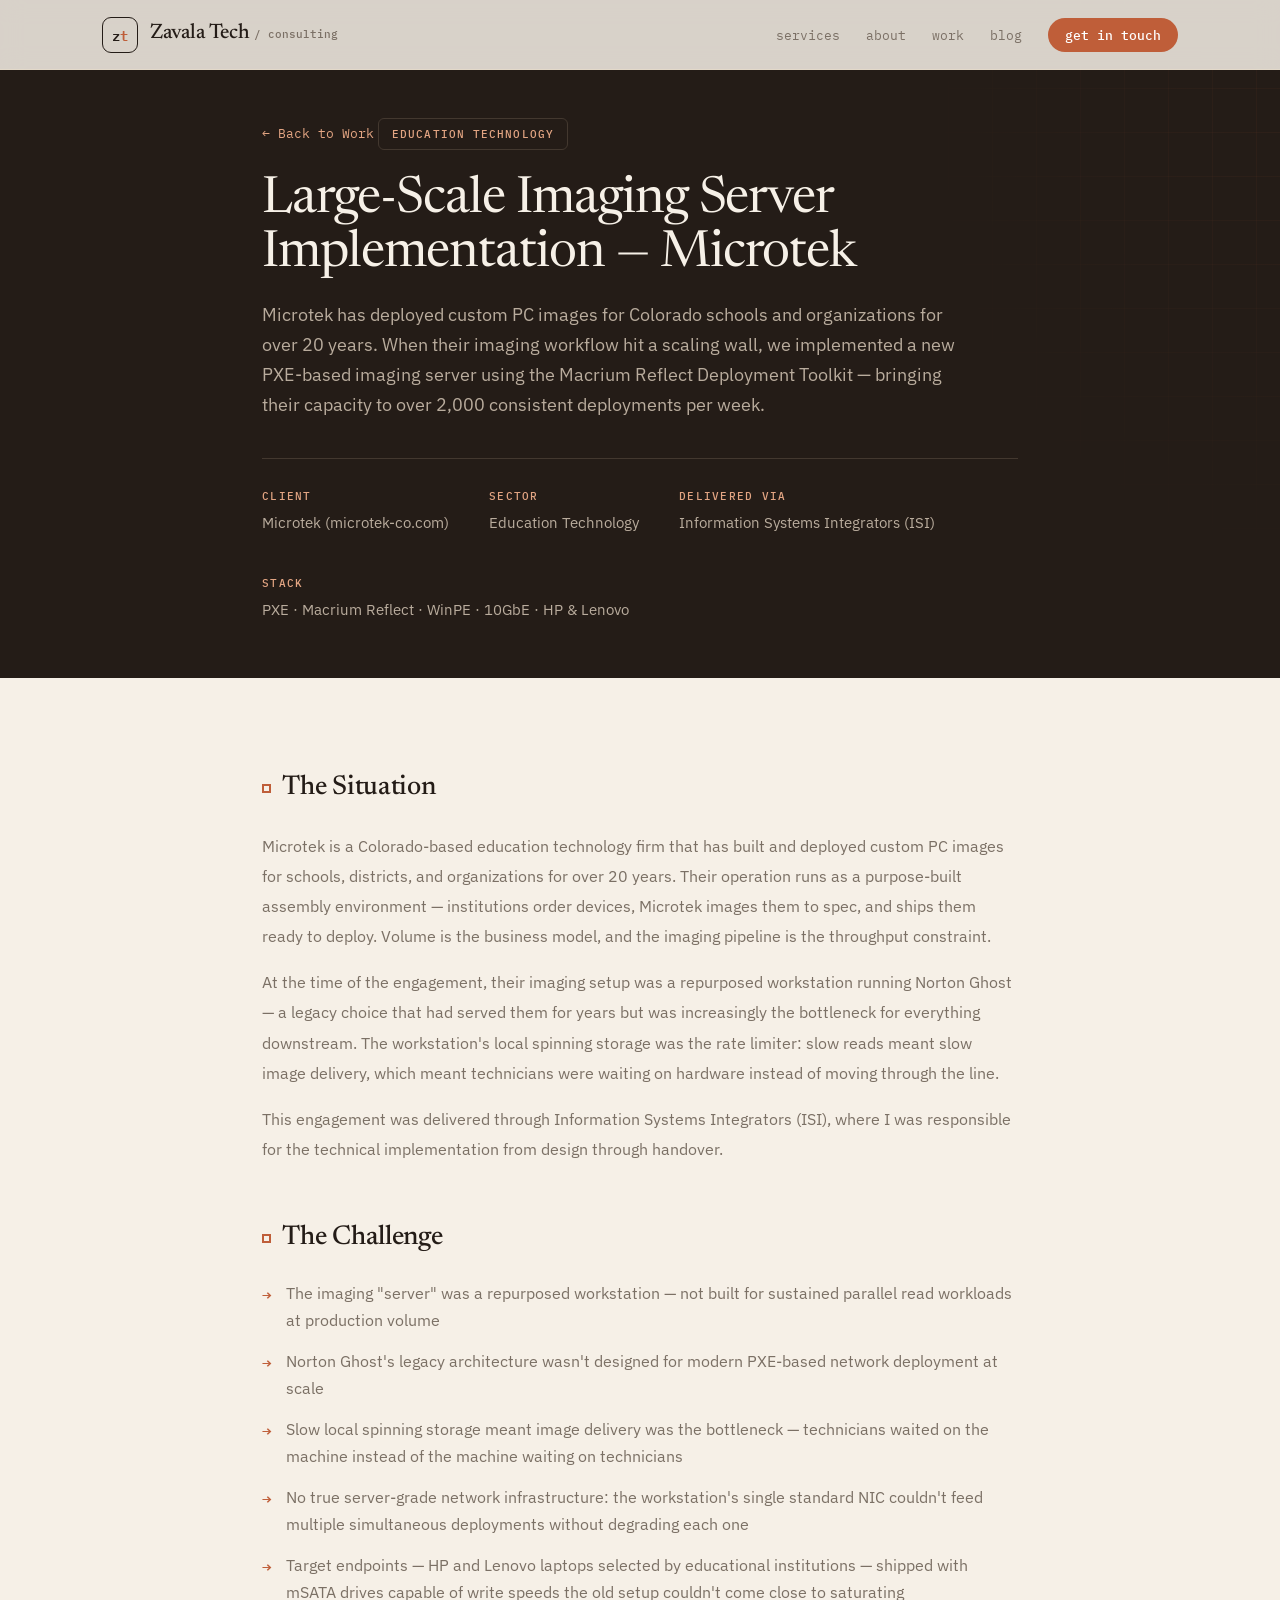
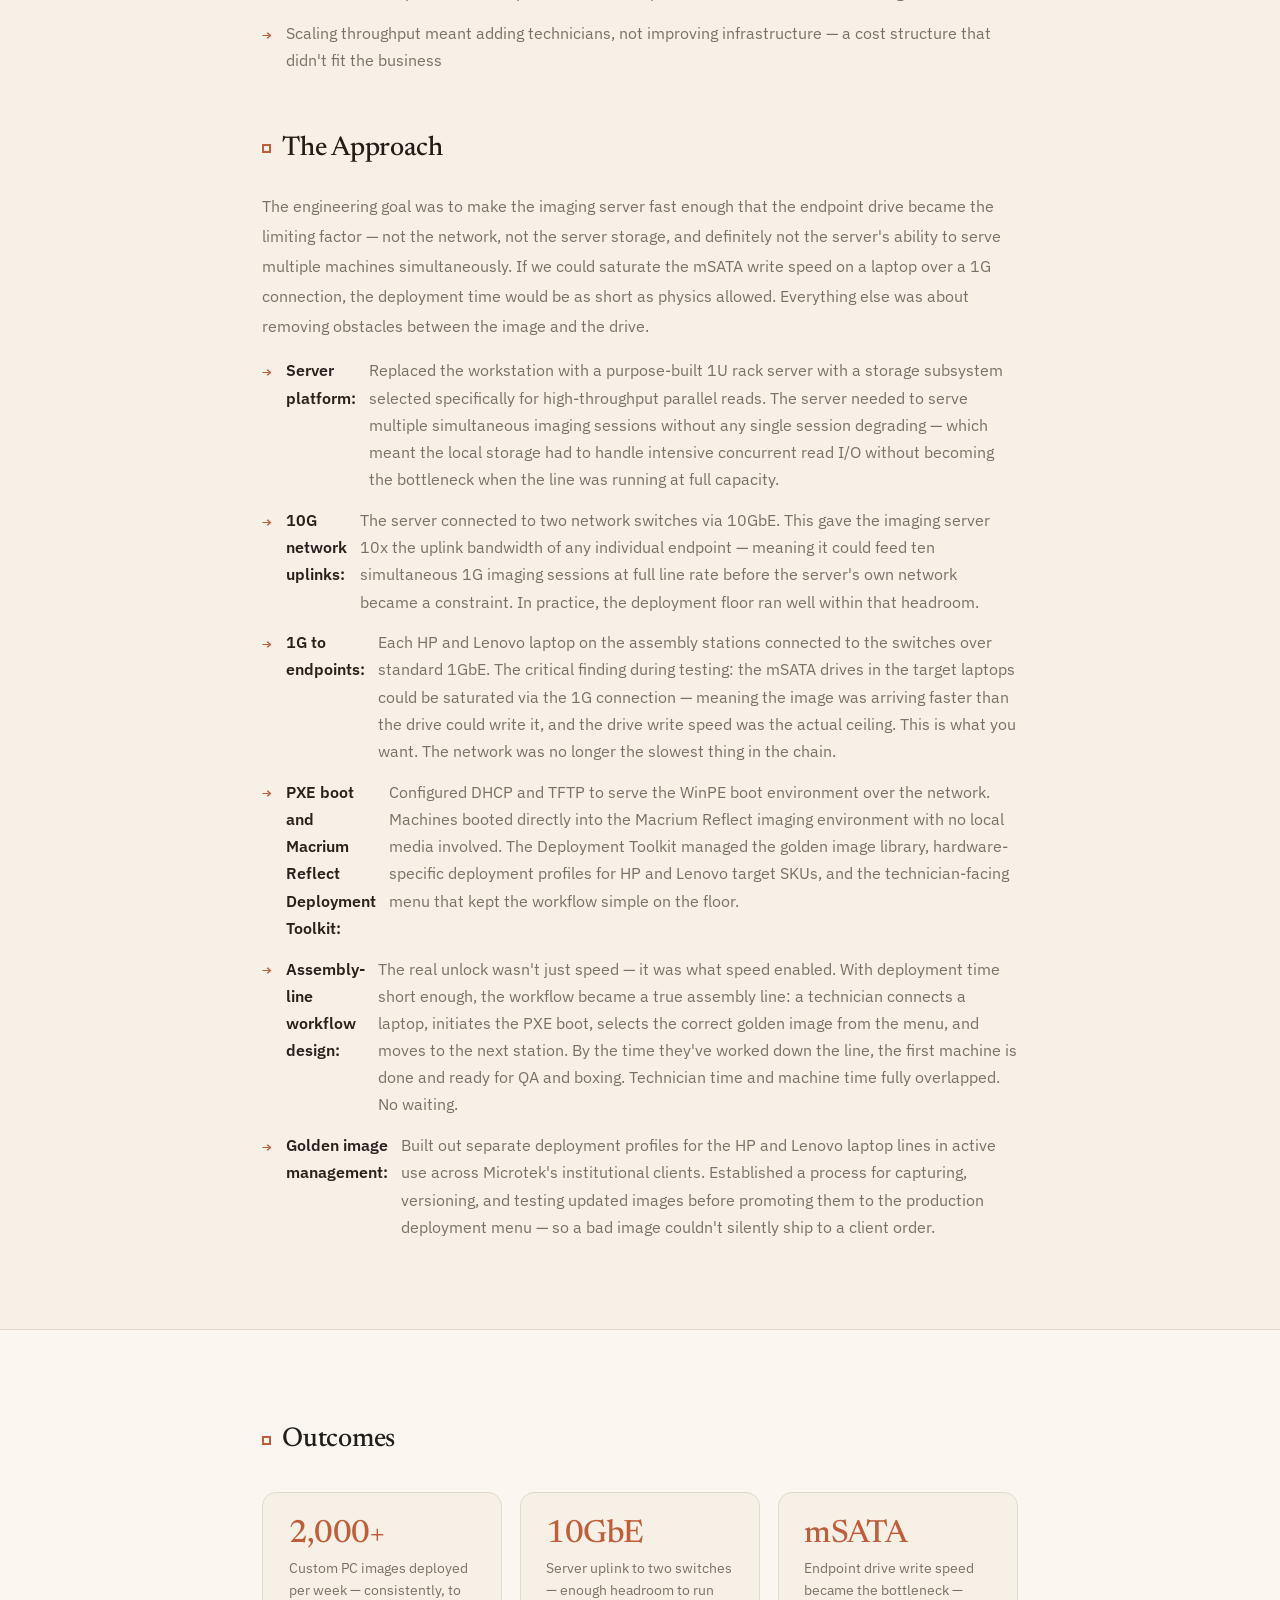
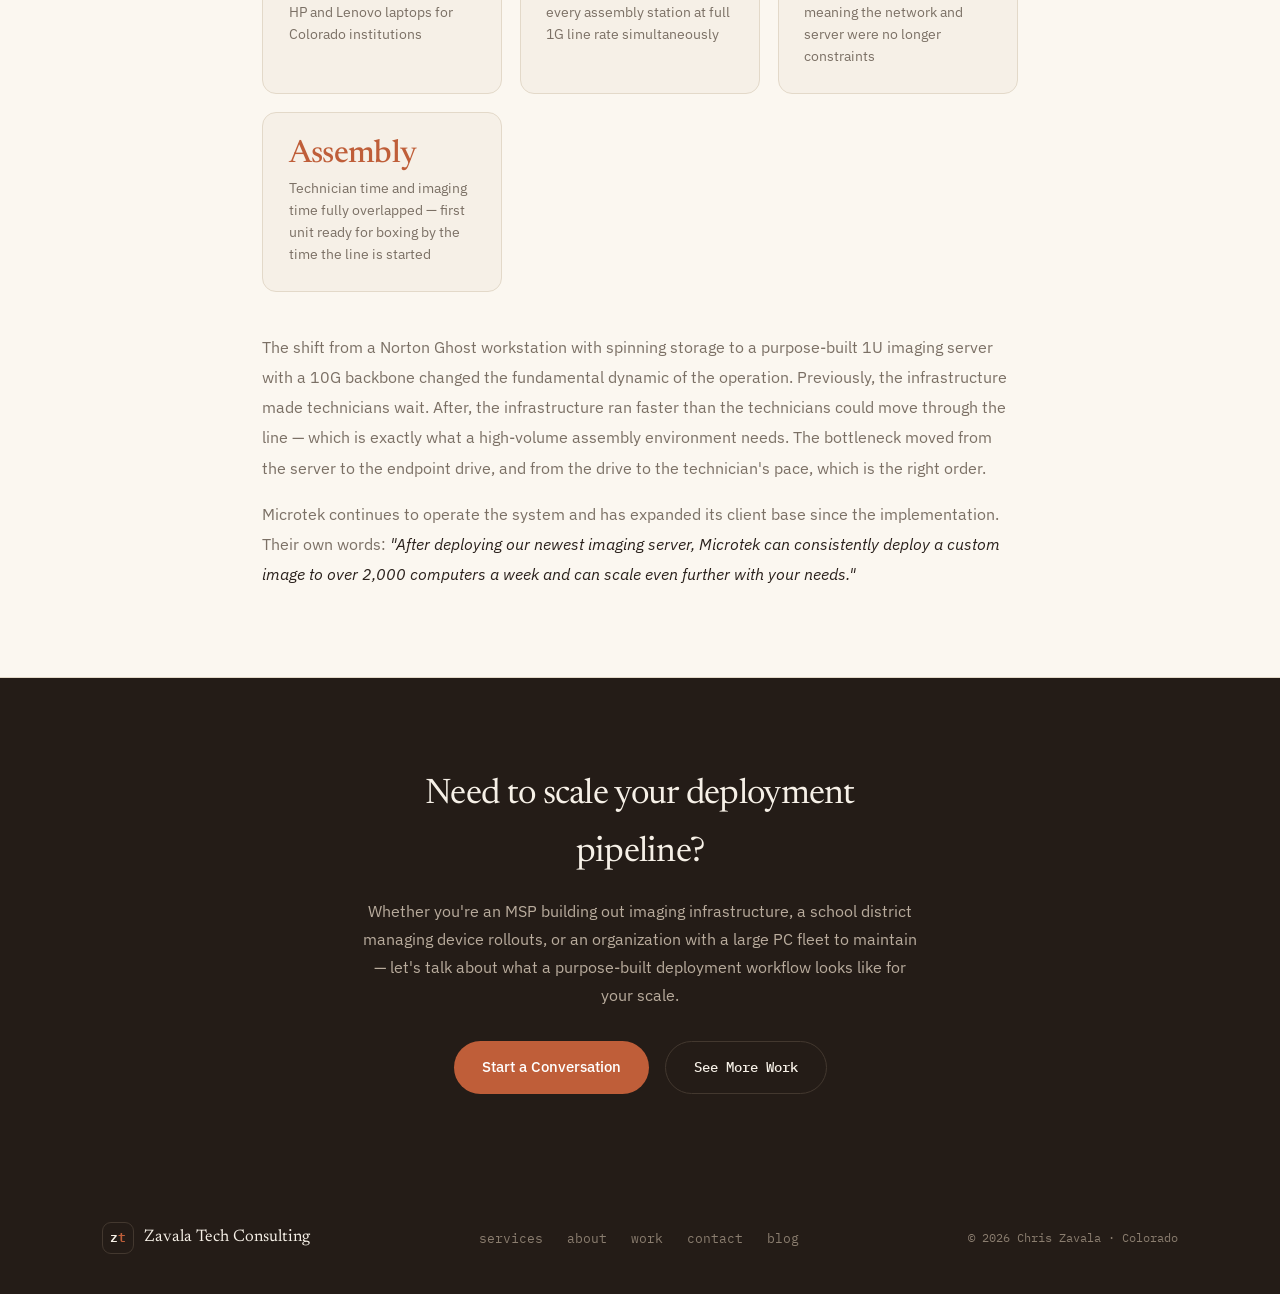
<file: work/microtek-imaging-server.html>
<!DOCTYPE html>
<html lang="en">
<head>
  <!-- Google tag (gtag.js) -->
  <script async src="https://www.googletagmanager.com/gtag/js?id=G-RJ2JE4Z7GZ"></script>
  <script>
    window.dataLayer = window.dataLayer || [];
    function gtag(){dataLayer.push(arguments);}
    gtag('consent', 'default', {
      'ad_storage': 'denied',
      'ad_user_data': 'denied',
      'ad_personalization': 'denied',
      'analytics_storage': 'granted'
    });
    gtag('js', new Date());
    gtag('config', 'G-RJ2JE4Z7GZ');
  </script>
  <meta charset="UTF-8">
  <meta name="viewport" content="width=device-width, initial-scale=1.0">
  <meta name="description" content="Case study: How replacing a Norton Ghost workstation with a 1U server, 10G networking, and Macrium Reflect gave Microtek 2,000+ PC deployments per week for Colorado schools.">
  <meta property="og:title" content="Imaging Server Implementation — Microtek | Zavala Tech Consulting">
  <meta property="og:description" content="Replacing Norton Ghost on a repurposed workstation with a purpose-built 1U imaging server and 10G network infrastructure — saturating endpoint mSATA drives via the network at scale.">
  <meta property="og:type" content="article">
  <link rel="canonical" href="https://zavalatechconsulting.com/work/microtek-imaging-server.html">
  <title>Imaging Server Implementation — Microtek | Zavala Tech Consulting</title>

  <link rel="preconnect" href="https://fonts.googleapis.com">
  <link rel="preconnect" href="https://fonts.gstatic.com" crossorigin>
  <link href="https://fonts.googleapis.com/css2?family=Newsreader:ital,opsz,wght@0,6..72,400;0,6..72,500;1,6..72,400;1,6..72,500&family=IBM+Plex+Mono:wght@400;500;600&family=IBM+Plex+Sans:wght@400;500;600;700&display=swap" rel="stylesheet">

  <link rel="stylesheet" href="../assets/css/style.css">
  <link rel="icon" href="../favicon.svg" type="image/svg+xml">
</head>
<body>

  <a href="#main-content" class="skip-link">Skip to main content</a>

  <header>
    <nav aria-label="Main navigation">
      <div class="nav-inner">
        <a href="/" class="brand" aria-label="Zavala Tech Consulting — home">
          <span class="brand-mark">z<i>t</i></span>
          <span class="brand-word">Zavala&nbsp;Tech <em>/ consulting</em></span>
        </a>
        <button class="nav-toggle" id="navToggle" aria-label="Toggle menu" aria-expanded="false">
          <span></span><span></span><span></span>
        </button>
        <ul class="nav-links" id="navLinks" role="list">
          <li><a href="/#services">services</a></li>
          <li><a href="/#about">about</a></li>
          <li><a href="/#work">work</a></li>
          <li><a href="https://blog.chriszavala.com/" target="_blank" rel="noopener">blog</a></li>
          <li><a href="/#contact" class="nav-cta">get in touch</a></li>
        </ul>
      </div>
    </nav>
  </header>

<main id="main-content">

    <!-- ── Hero ── -->
    <section class="cs-hero">
      <div class="container">
        <a href="/#portfolio" class="cs-breadcrumb" aria-label="Back to Work">← Back to Work</a>
        <div class="cs-hero-tag">Education Technology</div>
        <h1>Large-Scale Imaging Server<br>Implementation — Microtek</h1>
        <p class="cs-hero-summary">
          Microtek has deployed custom PC images for Colorado schools and organizations
          for over 20 years. When their imaging workflow hit a scaling wall, we implemented
          a new PXE-based imaging server using the Macrium Reflect Deployment Toolkit —
          bringing their capacity to over 2,000 consistent deployments per week.
        </p>
        <div class="cs-meta">
          <div class="cs-meta-item">
            <div class="cs-meta-label">Client</div>
            <div class="cs-meta-value">Microtek (microtek-co.com)</div>
          </div>
          <div class="cs-meta-item">
            <div class="cs-meta-label">Sector</div>
            <div class="cs-meta-value">Education Technology</div>
          </div>
          <div class="cs-meta-item">
            <div class="cs-meta-label">Delivered via</div>
            <div class="cs-meta-value">Information Systems Integrators (ISI)</div>
          </div>
          <div class="cs-meta-item">
            <div class="cs-meta-label">Stack</div>
            <div class="cs-meta-value">PXE · Macrium Reflect · WinPE · 10GbE · HP &amp; Lenovo</div>
          </div>
        </div>
      </div>
    </section>

    <!-- ── Body ── -->
    <section class="cs-body">
      <div class="container">

        <div class="cs-section reveal">
          <h2>The Situation</h2>
          <p>
            Microtek is a Colorado-based education technology firm that has built and deployed
            custom PC images for schools, districts, and organizations for over 20 years. Their
            operation runs as a purpose-built assembly environment — institutions order devices,
            Microtek images them to spec, and ships them ready to deploy. Volume is the
            business model, and the imaging pipeline is the throughput constraint.
          </p>
          <p>
            At the time of the engagement, their imaging setup was a repurposed workstation
            running Norton Ghost — a legacy choice that had served them for years but was
            increasingly the bottleneck for everything downstream. The workstation's local
            spinning storage was the rate limiter: slow reads meant slow image delivery, which
            meant technicians were waiting on hardware instead of moving through the line.
          </p>
          <p>
            This engagement was delivered through Information Systems Integrators (ISI), where
            I was responsible for the technical implementation from design through handover.
          </p>
        </div>

        <div class="cs-section reveal">
          <h2>The Challenge</h2>
          <ul class="cs-list" role="list">
            <li>The imaging "server" was a repurposed workstation — not built for sustained parallel read workloads at production volume</li>
            <li>Norton Ghost's legacy architecture wasn't designed for modern PXE-based network deployment at scale</li>
            <li>Slow local spinning storage meant image delivery was the bottleneck — technicians waited on the machine instead of the machine waiting on technicians</li>
            <li>No true server-grade network infrastructure: the workstation's single standard NIC couldn't feed multiple simultaneous deployments without degrading each one</li>
            <li>Target endpoints — HP and Lenovo laptops selected by educational institutions — shipped with mSATA drives capable of write speeds the old setup couldn't come close to saturating</li>
            <li>Scaling throughput meant adding technicians, not improving infrastructure — a cost structure that didn't fit the business</li>
          </ul>
        </div>

        <div class="cs-section reveal">
          <h2>The Approach</h2>
          <p>
            The engineering goal was to make the imaging server fast enough that the endpoint
            drive became the limiting factor — not the network, not the server storage, and
            definitely not the server's ability to serve multiple machines simultaneously.
            If we could saturate the mSATA write speed on a laptop over a 1G connection, the
            deployment time would be as short as physics allowed. Everything else was about
            removing obstacles between the image and the drive.
          </p>
          <ul class="cs-list" role="list">
            <li>
              <strong style="color:var(--white)">Server platform:</strong> Replaced the
              workstation with a purpose-built 1U rack server with a storage subsystem selected
              specifically for high-throughput parallel reads. The server needed to serve
              multiple simultaneous imaging sessions without any single session degrading —
              which meant the local storage had to handle intensive concurrent read I/O without
              becoming the bottleneck when the line was running at full capacity.
            </li>
            <li>
              <strong style="color:var(--white)">10G network uplinks:</strong> The server
              connected to two network switches via 10GbE. This gave the imaging server
              10x the uplink bandwidth of any individual endpoint — meaning it could feed
              ten simultaneous 1G imaging sessions at full line rate before the server's
              own network became a constraint. In practice, the deployment floor ran well
              within that headroom.
            </li>
            <li>
              <strong style="color:var(--white)">1G to endpoints:</strong> Each HP and Lenovo
              laptop on the assembly stations connected to the switches over standard 1GbE.
              The critical finding during testing: the mSATA drives in the target laptops
              could be saturated via the 1G connection — meaning the image was arriving
              faster than the drive could write it, and the drive write speed was the actual
              ceiling. This is what you want. The network was no longer the slowest thing
              in the chain.
            </li>
            <li>
              <strong style="color:var(--white)">PXE boot and Macrium Reflect Deployment Toolkit:</strong>
              Configured DHCP and TFTP to serve the WinPE boot environment over the network.
              Machines booted directly into the Macrium Reflect imaging environment with no
              local media involved. The Deployment Toolkit managed the golden image library,
              hardware-specific deployment profiles for HP and Lenovo target SKUs, and the
              technician-facing menu that kept the workflow simple on the floor.
            </li>
            <li>
              <strong style="color:var(--white)">Assembly-line workflow design:</strong>
              The real unlock wasn't just speed — it was what speed enabled. With deployment
              time short enough, the workflow became a true assembly line: a technician
              connects a laptop, initiates the PXE boot, selects the correct golden image
              from the menu, and moves to the next station. By the time they've worked down
              the line, the first machine is done and ready for QA and boxing. Technician
              time and machine time fully overlapped. No waiting.
            </li>
            <li>
              <strong style="color:var(--white)">Golden image management:</strong> Built out
              separate deployment profiles for the HP and Lenovo laptop lines in active use
              across Microtek's institutional clients. Established a process for capturing,
              versioning, and testing updated images before promoting them to the production
              deployment menu — so a bad image couldn't silently ship to a client order.
            </li>
          </ul>
        </div>

      </div>
    </section>

    <!-- ── Outcomes ── -->
    <section class="cs-outcomes">
      <div class="container">
        <h2>Outcomes</h2>
        <div class="cs-outcomes-grid">
          <div class="cs-outcome-card">
            <div class="cs-outcome-num">2,000+</div>
            <div class="cs-outcome-label">Custom PC images deployed per week — consistently, to HP and Lenovo laptops for Colorado institutions</div>
          </div>
          <div class="cs-outcome-card">
            <div class="cs-outcome-num">10GbE</div>
            <div class="cs-outcome-label">Server uplink to two switches — enough headroom to run every assembly station at full 1G line rate simultaneously</div>
          </div>
          <div class="cs-outcome-card">
            <div class="cs-outcome-num">mSATA</div>
            <div class="cs-outcome-label">Endpoint drive write speed became the bottleneck — meaning the network and server were no longer constraints</div>
          </div>
          <div class="cs-outcome-card">
            <div class="cs-outcome-num">Assembly</div>
            <div class="cs-outcome-label">Technician time and imaging time fully overlapped — first unit ready for boxing by the time the line is started</div>
          </div>
        </div>
        <div class="cs-section" style="margin-top:2.5rem; margin-bottom:0;">
          <p>
            The shift from a Norton Ghost workstation with spinning storage to a purpose-built
            1U imaging server with a 10G backbone changed the fundamental dynamic of the
            operation. Previously, the infrastructure made technicians wait. After, the
            infrastructure ran faster than the technicians could move through the line — which
            is exactly what a high-volume assembly environment needs. The bottleneck moved from
            the server to the endpoint drive, and from the drive to the technician's pace, which
            is the right order.
          </p>
          <p>
            Microtek continues to operate the system and has expanded its client base since
            the implementation. Their own words: <em style="color:var(--white)">"After deploying
            our newest imaging server, Microtek can consistently deploy a custom image to over
            2,000 computers a week and can scale even further with your needs."</em>
          </p>
        </div>
      </div>
    </section>

    <!-- ── CTA ── -->
    <section class="cs-cta">
      <div class="container">
        <h2>Need to scale your deployment pipeline?</h2>
        <p>
          Whether you're an MSP building out imaging infrastructure, a school district
          managing device rollouts, or an organization with a large PC fleet to maintain —
          let's talk about what a purpose-built deployment workflow looks like for your scale.
        </p>
        <div class="cs-cta-actions">
          <a href="/#contact" class="btn btn-primary">Start a Conversation</a>
          <a href="/#portfolio" class="btn btn-outline">See More Work</a>
        </div>
      </div>
    </section>

  </main>

  <footer>
    <div class="container">
      <div class="footer-inner">
        <div class="footer-brand">
          <span class="brand-mark">z<i>t</i></span>
          Zavala Tech Consulting
        </div>
        <nav class="footer-links" aria-label="Footer navigation">
          <a href="/#services">services</a>
          <a href="/#about">about</a>
          <a href="/#work">work</a>
          <a href="/#contact">contact</a>
          <a href="https://blog.chriszavala.com/" target="_blank" rel="noopener">blog</a>
        </nav>
        <p class="footer-copy">&copy; <span id="year"></span> Chris Zavala · Colorado</p>
      </div>
    </div>
  </footer>

  <script>document.getElementById('year').textContent = new Date().getFullYear();</script>
  <script src="../assets/js/main.js" defer></script>

</body>
</html>
</file>
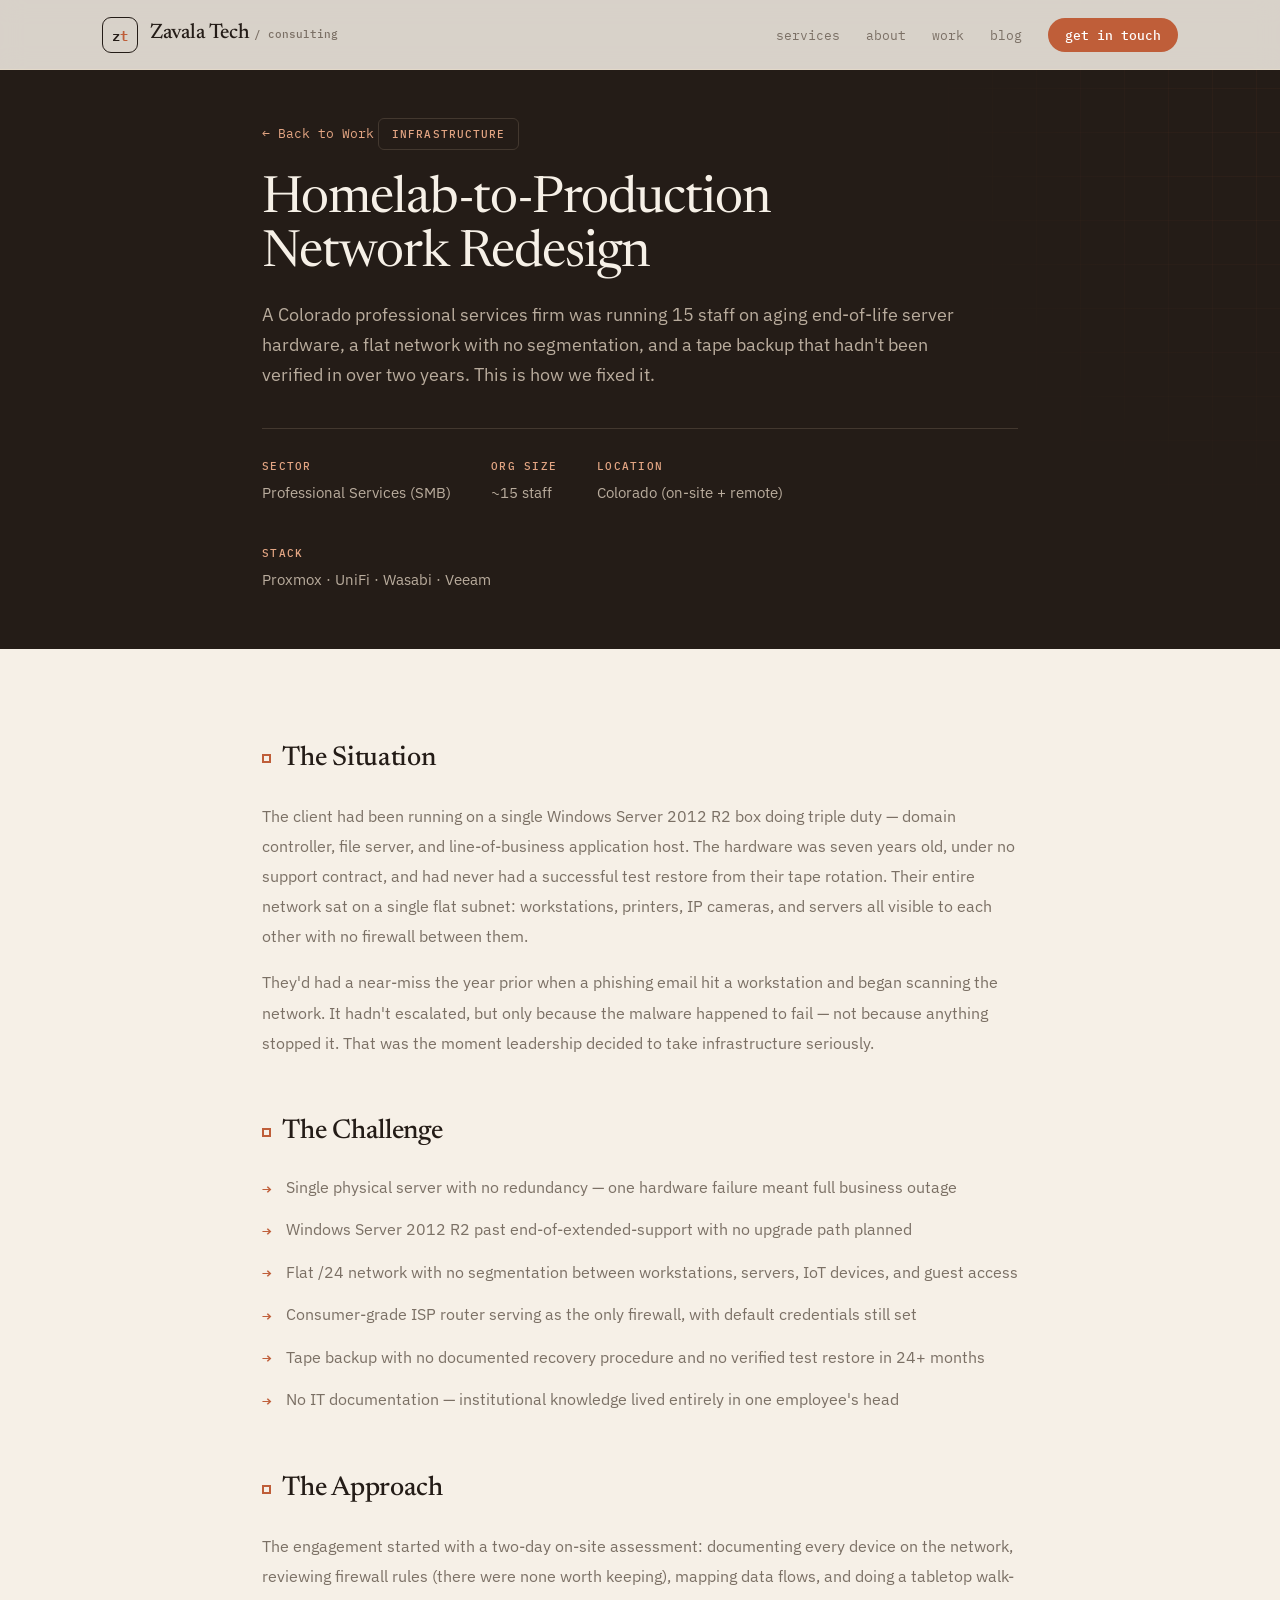
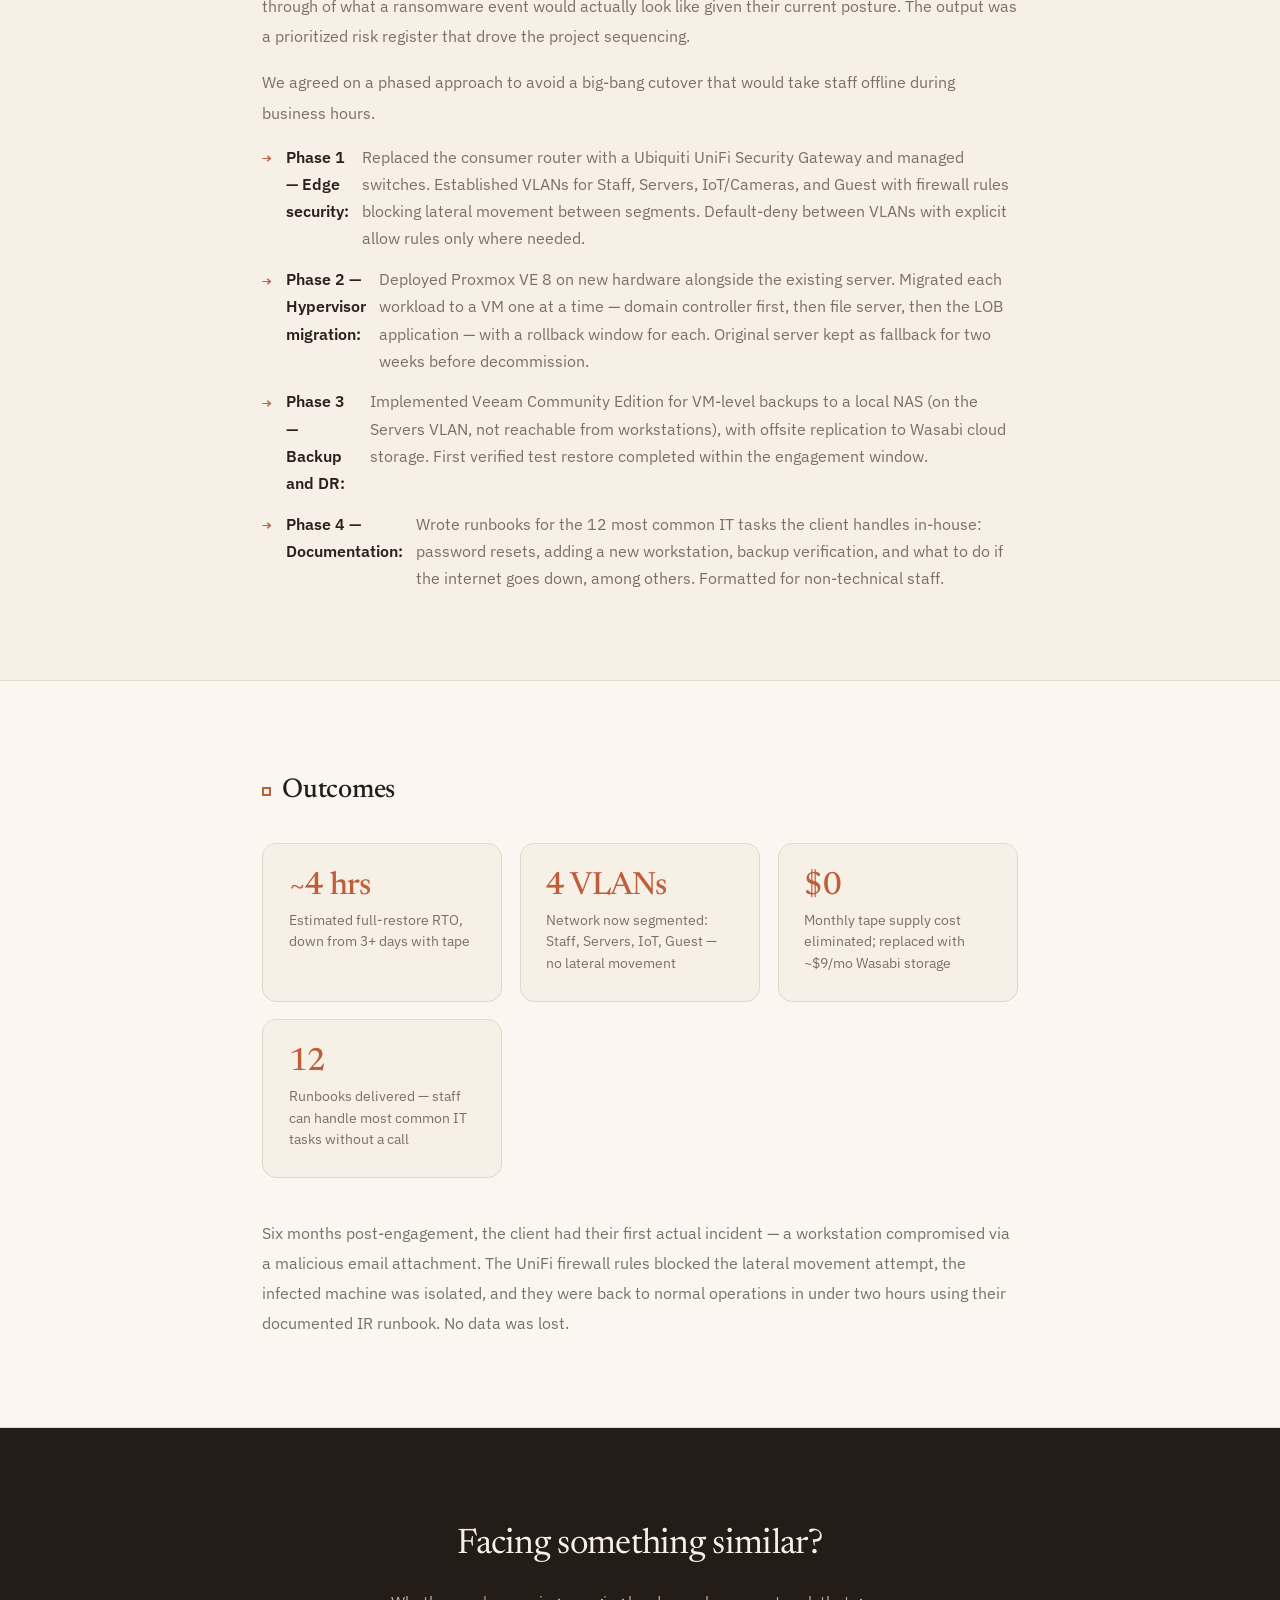
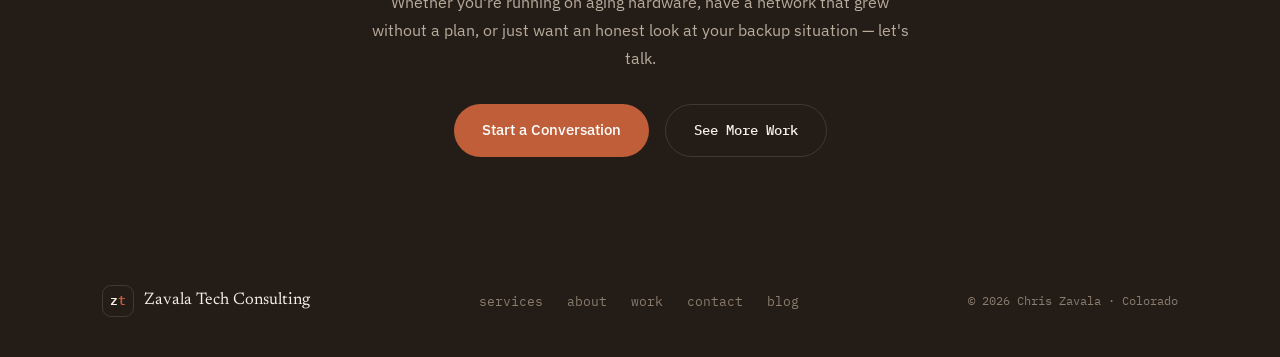
<file: work/network-redesign.html>
<!DOCTYPE html>
<html lang="en">
<head>
  <!-- Google tag (gtag.js) -->
  <script async src="https://www.googletagmanager.com/gtag/js?id=G-RJ2JE4Z7GZ"></script>
  <script>
    window.dataLayer = window.dataLayer || [];
    function gtag(){dataLayer.push(arguments);}
    gtag('consent', 'default', {
      'ad_storage': 'denied',
      'ad_user_data': 'denied',
      'ad_personalization': 'denied',
      'analytics_storage': 'granted'
    });
    gtag('js', new Date());
    gtag('config', 'G-RJ2JE4Z7GZ');
  </script>
  <meta charset="UTF-8">
  <meta name="viewport" content="width=device-width, initial-scale=1.0">
  <meta name="description" content="Case study: Homelab-to-Production Network Redesign. Proxmox, Ubiquiti UniFi, VLAN segmentation, and cloud backup for a Colorado small business.">
  <meta property="og:title" content="Network Redesign Case Study | Zavala Tech Consulting">
  <meta property="og:description" content="How we replaced aging Windows Server hardware with Proxmox, added VLAN segmentation with UniFi, and implemented verified cloud backup.">
  <meta property="og:type" content="article">
  <link rel="canonical" href="https://zavalatechconsulting.com/work/network-redesign.html">
  <title>Homelab-to-Production Network Redesign | Zavala Tech Consulting</title>

  <link rel="preconnect" href="https://fonts.googleapis.com">
  <link rel="preconnect" href="https://fonts.gstatic.com" crossorigin>
  <link href="https://fonts.googleapis.com/css2?family=Newsreader:ital,opsz,wght@0,6..72,400;0,6..72,500;1,6..72,400;1,6..72,500&family=IBM+Plex+Mono:wght@400;500;600&family=IBM+Plex+Sans:wght@400;500;600;700&display=swap" rel="stylesheet">

  <link rel="stylesheet" href="../assets/css/style.css">
  <link rel="icon" href="../favicon.svg" type="image/svg+xml">
</head>
<body>

  <a href="#main-content" class="skip-link">Skip to main content</a>

  <header>
    <nav aria-label="Main navigation">
      <div class="nav-inner">
        <a href="/" class="brand" aria-label="Zavala Tech Consulting — home">
          <span class="brand-mark">z<i>t</i></span>
          <span class="brand-word">Zavala&nbsp;Tech <em>/ consulting</em></span>
        </a>
        <button class="nav-toggle" id="navToggle" aria-label="Toggle menu" aria-expanded="false">
          <span></span><span></span><span></span>
        </button>
        <ul class="nav-links" id="navLinks" role="list">
          <li><a href="/#services">services</a></li>
          <li><a href="/#about">about</a></li>
          <li><a href="/#work">work</a></li>
          <li><a href="https://blog.chriszavala.com/" target="_blank" rel="noopener">blog</a></li>
          <li><a href="/#contact" class="nav-cta">get in touch</a></li>
        </ul>
      </div>
    </nav>
  </header>

<main id="main-content">

    <!-- ── Hero ── -->
    <section class="cs-hero">
      <div class="container">
        <a href="/#portfolio" class="cs-breadcrumb" aria-label="Back to Work">← Back to Work</a>
        <div class="cs-hero-tag">Infrastructure</div>
        <h1>Homelab-to-Production<br>Network Redesign</h1>
        <p class="cs-hero-summary">
          A Colorado professional services firm was running 15 staff on aging end-of-life
          server hardware, a flat network with no segmentation, and a tape backup that hadn't
          been verified in over two years. This is how we fixed it.
        </p>
        <div class="cs-meta">
          <div class="cs-meta-item">
            <div class="cs-meta-label">Sector</div>
            <div class="cs-meta-value">Professional Services (SMB)</div>
          </div>
          <div class="cs-meta-item">
            <div class="cs-meta-label">Org Size</div>
            <div class="cs-meta-value">~15 staff</div>
          </div>
          <div class="cs-meta-item">
            <div class="cs-meta-label">Location</div>
            <div class="cs-meta-value">Colorado (on-site + remote)</div>
          </div>
          <div class="cs-meta-item">
            <div class="cs-meta-label">Stack</div>
            <div class="cs-meta-value">Proxmox · UniFi · Wasabi · Veeam</div>
          </div>
        </div>
      </div>
    </section>

    <!-- ── Body ── -->
    <section class="cs-body">
      <div class="container">

        <div class="cs-section reveal">
          <h2>The Situation</h2>
          <p>
            The client had been running on a single Windows Server 2012 R2 box doing triple
            duty — domain controller, file server, and line-of-business application host.
            The hardware was seven years old, under no support contract, and had never had a
            successful test restore from their tape rotation. Their entire network sat on a
            single flat subnet: workstations, printers, IP cameras, and servers all visible
            to each other with no firewall between them.
          </p>
          <p>
            They'd had a near-miss the year prior when a phishing email hit a workstation
            and began scanning the network. It hadn't escalated, but only because the
            malware happened to fail — not because anything stopped it. That was the moment
            leadership decided to take infrastructure seriously.
          </p>
        </div>

        <div class="cs-section reveal">
          <h2>The Challenge</h2>
          <ul class="cs-list" role="list">
            <li>Single physical server with no redundancy — one hardware failure meant full business outage</li>
            <li>Windows Server 2012 R2 past end-of-extended-support with no upgrade path planned</li>
            <li>Flat /24 network with no segmentation between workstations, servers, IoT devices, and guest access</li>
            <li>Consumer-grade ISP router serving as the only firewall, with default credentials still set</li>
            <li>Tape backup with no documented recovery procedure and no verified test restore in 24+ months</li>
            <li>No IT documentation — institutional knowledge lived entirely in one employee's head</li>
          </ul>
        </div>

        <div class="cs-section reveal">
          <h2>The Approach</h2>
          <p>
            The engagement started with a two-day on-site assessment: documenting every device
            on the network, reviewing firewall rules (there were none worth keeping), mapping
            data flows, and doing a tabletop walk-through of what a ransomware event would
            actually look like given their current posture. The output was a prioritized risk
            register that drove the project sequencing.
          </p>
          <p>
            We agreed on a phased approach to avoid a big-bang cutover that would take staff
            offline during business hours.
          </p>
          <ul class="cs-list" role="list">
            <li>
              <strong style="color:var(--white)">Phase 1 — Edge security:</strong> Replaced the
              consumer router with a Ubiquiti UniFi Security Gateway and managed switches.
              Established VLANs for Staff, Servers, IoT/Cameras, and Guest with firewall rules
              blocking lateral movement between segments. Default-deny between VLANs with
              explicit allow rules only where needed.
            </li>
            <li>
              <strong style="color:var(--white)">Phase 2 — Hypervisor migration:</strong> Deployed
              Proxmox VE 8 on new hardware alongside the existing server. Migrated each workload
              to a VM one at a time — domain controller first, then file server, then the
              LOB application — with a rollback window for each. Original server kept as fallback
              for two weeks before decommission.
            </li>
            <li>
              <strong style="color:var(--white)">Phase 3 — Backup and DR:</strong> Implemented
              Veeam Community Edition for VM-level backups to a local NAS (on the Servers VLAN,
              not reachable from workstations), with offsite replication to Wasabi cloud storage.
              First verified test restore completed within the engagement window.
            </li>
            <li>
              <strong style="color:var(--white)">Phase 4 — Documentation:</strong> Wrote
              runbooks for the 12 most common IT tasks the client handles in-house: password
              resets, adding a new workstation, backup verification, and what to do if the
              internet goes down, among others. Formatted for non-technical staff.
            </li>
          </ul>
        </div>

      </div>
    </section>

    <!-- ── Outcomes ── -->
    <section class="cs-outcomes">
      <div class="container">
        <h2>Outcomes</h2>
        <div class="cs-outcomes-grid">
          <div class="cs-outcome-card">
            <div class="cs-outcome-num">~4 hrs</div>
            <div class="cs-outcome-label">Estimated full-restore RTO, down from 3+ days with tape</div>
          </div>
          <div class="cs-outcome-card">
            <div class="cs-outcome-num">4 VLANs</div>
            <div class="cs-outcome-label">Network now segmented: Staff, Servers, IoT, Guest — no lateral movement</div>
          </div>
          <div class="cs-outcome-card">
            <div class="cs-outcome-num">$0</div>
            <div class="cs-outcome-label">Monthly tape supply cost eliminated; replaced with ~$9/mo Wasabi storage</div>
          </div>
          <div class="cs-outcome-card">
            <div class="cs-outcome-num">12</div>
            <div class="cs-outcome-label">Runbooks delivered — staff can handle most common IT tasks without a call</div>
          </div>
        </div>
        <div class="cs-section" style="margin-top:2.5rem; margin-bottom:0;">
          <p>
            Six months post-engagement, the client had their first actual incident — a
            workstation compromised via a malicious email attachment. The UniFi firewall rules
            blocked the lateral movement attempt, the infected machine was isolated, and they
            were back to normal operations in under two hours using their documented IR runbook.
            No data was lost.
          </p>
        </div>
      </div>
    </section>

    <!-- ── CTA ── -->
    <section class="cs-cta">
      <div class="container">
        <h2>Facing something similar?</h2>
        <p>
          Whether you're running on aging hardware, have a network that grew without a plan,
          or just want an honest look at your backup situation — let's talk.
        </p>
        <div class="cs-cta-actions">
          <a href="/#contact" class="btn btn-primary">Start a Conversation</a>
          <a href="/#portfolio" class="btn btn-outline">See More Work</a>
        </div>
      </div>
    </section>

  </main>

  <footer>
    <div class="container">
      <div class="footer-inner">
        <div class="footer-brand">
          <span class="brand-mark">z<i>t</i></span>
          Zavala Tech Consulting
        </div>
        <nav class="footer-links" aria-label="Footer navigation">
          <a href="/#services">services</a>
          <a href="/#about">about</a>
          <a href="/#work">work</a>
          <a href="/#contact">contact</a>
          <a href="https://blog.chriszavala.com/" target="_blank" rel="noopener">blog</a>
        </nav>
        <p class="footer-copy">&copy; <span id="year"></span> Chris Zavala · Colorado</p>
      </div>
    </div>
  </footer>

  <script>document.getElementById('year').textContent = new Date().getFullYear();</script>
  <script src="../assets/js/main.js" defer></script>

</body>
</html>
</file>
<file: assets/css/style.css>
/* ============================================================
   Zavala Tech Consulting — "Warm Blueprint"
   Warm/Human soul · Blueprint structure · Terminal accents
   Newsreader (serif display) · IBM Plex Sans (body) · IBM Plex Mono (accents)
   ============================================================ */

*, *::before, *::after { box-sizing: border-box; margin: 0; padding: 0; }

:root {
  --esp:       #241c17;   /* espresso — dark sections */
  --esp-2:     #2e251f;
  --cream:     #f6f0e7;   /* page background */
  --card:      #fbf7f0;   /* light cards */
  --terra:     #bf5e39;   /* primary accent */
  --terra-2:   #a94e2c;   /* accent hover */
  --terra-soft:#e3a583;   /* accent on dark */
  --ink:       #241c17;   /* text on light */
  --muted:     #7b7065;   /* secondary text on light */
  --muted-d:   #b9ac9d;   /* secondary text on dark */
  --muted-d2:  #8a7d6f;
  --line:      #e3d9c9;   /* hairline on light */
  --line-d:    #43382f;   /* hairline on dark */
  --white:     #2a211c;   /* legacy alias: emphasis text on light bg */
  --radius:    14px;
  --radius-lg: 20px;
  --max-w:     1140px;
  --nav-h:     70px;

  --serif: 'Newsreader', Georgia, 'Times New Roman', serif;
  --sans:  'IBM Plex Sans', -apple-system, BlinkMacSystemFont, 'Segoe UI', sans-serif;
  --mono:  'IBM Plex Mono', ui-monospace, 'SFMono-Regular', Menlo, monospace;
}

html { scroll-behavior: smooth; font-size: 16px; -webkit-text-size-adjust: 100%; }

body {
  font-family: var(--sans);
  background: var(--cream);
  color: var(--ink);
  line-height: 1.65;
  -webkit-font-smoothing: antialiased;
  text-rendering: optimizeLegibility;
}

a { color: var(--terra); text-decoration: none; }
a:hover { color: var(--terra-2); }
img { max-width: 100%; display: block; }
em { font-style: italic; }

.container { max-width: var(--max-w); margin: 0 auto; padding: 0 32px; }
.mono { font-family: var(--mono); }
.serif { font-family: var(--serif); }

/* ── Skip link ── */
.skip-link {
  position: absolute; top: -100%; left: 1rem;
  background: var(--terra); color: #fff;
  padding: .55rem 1.25rem; border-radius: 0 0 10px 10px;
  font-weight: 600; font-size: .9rem; z-index: 9999;
  font-family: var(--mono); transition: top .15s;
}
.skip-link:focus { top: 0; outline: 3px solid var(--esp); }

:focus-visible { outline: 2px solid var(--terra); outline-offset: 3px; border-radius: 3px; }
:focus:not(:focus-visible) { outline: none; }

/* ============================================================
   NAV
   ============================================================ */
header { position: fixed; top: 0; left: 0; right: 0; z-index: 1000; }
nav[aria-label="Main navigation"] {
  height: var(--nav-h);
  background: rgba(246,240,231,.86);
  backdrop-filter: blur(12px); -webkit-backdrop-filter: blur(12px);
  border-bottom: 1px solid var(--line);
}
.nav-inner {
  max-width: var(--max-w); height: 100%; margin: 0 auto; padding: 0 32px;
  display: flex; align-items: center; justify-content: space-between;
}
.brand { display: flex; align-items: center; gap: 12px; }
.brand-mark {
  width: 36px; height: 36px; flex-shrink: 0;
  border: 1.5px solid var(--ink); border-radius: 9px;
  display: flex; align-items: center; justify-content: center;
  font-family: var(--mono); font-weight: 600; font-size: 14px; color: var(--ink);
}
.brand-mark i { color: var(--terra); font-style: normal; }
.brand-word { font-family: var(--serif); font-size: 21px; font-weight: 500; letter-spacing: -.01em; color: var(--ink); white-space: nowrap; }
.brand-word em { font-family: var(--mono); font-size: 11px; font-style: normal; color: var(--muted); letter-spacing: 0; }

.nav-links { display: flex; gap: 26px; align-items: center; list-style: none; }
.nav-links a { font-family: var(--mono); font-size: 12.5px; color: var(--muted); transition: color .18s; }
.nav-links a:hover, .nav-links a.active { color: var(--ink); }
.nav-cta { background: var(--terra); color: #fff !important; padding: 9px 17px; border-radius: 21px; font-weight: 500; white-space: nowrap; }
.nav-cta:hover { background: var(--terra-2); }

.nav-toggle { display: none; flex-direction: column; gap: 5px; cursor: pointer; background: none; border: none; padding: .3rem; }
.nav-toggle span { display: block; width: 22px; height: 2px; background: var(--ink); border-radius: 2px; transition: .2s; }

/* ============================================================
   HERO  (homepage)
   ============================================================ */
#hero { padding: calc(var(--nav-h) + 18px) 24px 0; }
.hero-card {
  max-width: var(--max-w); margin: 0 auto;
  background: var(--esp); color: var(--cream);
  border-radius: var(--radius-lg); overflow: hidden; position: relative;
}
.hero-card::after {
  content: ""; position: absolute; top: 0; right: 0; width: 55%; height: 100%;
  pointer-events: none; opacity: .5;
  background-image:
    linear-gradient(rgba(191,94,57,.14) 1px, transparent 1px),
    linear-gradient(90deg, rgba(191,94,57,.14) 1px, transparent 1px);
  background-size: 44px 44px;
  -webkit-mask-image: radial-gradient(ellipse 80% 90% at 100% 25%, #000, transparent 75%);
          mask-image: radial-gradient(ellipse 80% 90% at 100% 25%, #000, transparent 75%);
}
.statusbar {
  display: flex; align-items: center; justify-content: space-between; gap: 1rem;
  padding: 14px clamp(24px, 4vw, 44px);
  border-bottom: 1px solid var(--line-d);
  font-family: var(--mono); font-size: 12.5px; position: relative; z-index: 1;
}
.statusbar .l { color: var(--muted-d); }
.statusbar .l b { color: var(--terra-soft); font-weight: 400; }
.statusbar .r { color: var(--muted-d2); white-space: nowrap; }
.cursor { display: inline-block; width: 8px; height: 14px; background: var(--terra); vertical-align: -2px; margin-left: 2px; animation: blink 1.1s steps(1) infinite; }
@keyframes blink { 50% { opacity: 0; } }

.hero-body { padding: clamp(40px, 6vw, 64px) clamp(24px, 4vw, 44px) clamp(40px, 5vw, 56px); position: relative; z-index: 1; }
.hero-body h1 {
  font-family: var(--serif); font-weight: 400;
  font-size: clamp(2.6rem, 6vw, 4.6rem); line-height: 1.03; letter-spacing: -.02em;
  max-width: 16ch; text-wrap: balance;
}
.hero-body h1 em { color: var(--terra-soft); }
.hero-sub { font-size: clamp(1.05rem, 1.5vw, 1.2rem); line-height: 1.6; color: var(--muted-d); max-width: 600px; margin-top: 26px; }

.hero-actions { display: flex; gap: 13px; margin-top: 36px; flex-wrap: wrap; align-items: center; }
.btn { display: inline-block; padding: 14px 28px; border-radius: 30px; font-weight: 500; font-size: 15px; cursor: pointer; border: none; transition: all .18s; font-family: var(--sans); }
.btn-primary { background: var(--terra); color: #fff; }
.btn-primary:hover { background: var(--terra-2); color: #fff; transform: translateY(-1px); }
.btn-outline { background: transparent; color: var(--cream); border: 1px solid var(--line-d); font-family: var(--mono); font-size: 14px; }
.btn-outline:hover { border-color: var(--terra-soft); color: var(--terra-soft); }

.specs { display: flex; flex-wrap: wrap; margin-top: clamp(40px, 5vw, 54px); border: 1px solid var(--line-d); border-radius: 12px; overflow: hidden; }
.spec { flex: 1 1 140px; padding: 20px 26px; border-right: 1px solid var(--line-d); }
.spec:last-child { border-right: none; }
.spec-label { font-family: var(--mono); font-size: 10.5px; letter-spacing: .14em; color: var(--muted-d2); text-transform: uppercase; margin-bottom: 9px; }
.spec-num { font-family: var(--serif); font-size: clamp(2rem, 3vw, 2.5rem); line-height: 1; letter-spacing: -.02em; color: var(--cream); }
.spec-num em { color: var(--terra-soft); }
.spec-num small { font-size: 1rem; color: var(--muted-d); }

/* ============================================================
   SECTION SHELL
   ============================================================ */
section { padding: clamp(64px, 8vw, 104px) 0; }
section[id] { scroll-margin-top: var(--nav-h); }
.kicker { font-family: var(--mono); font-size: 12px; color: var(--terra); margin-bottom: 14px; letter-spacing: .02em; }
.section-title { font-family: var(--serif); font-weight: 400; font-size: clamp(2rem, 4vw, 3.1rem); letter-spacing: -.02em; line-height: 1.02; }
.section-title em { font-style: italic; }

/* ── Services ── */
.svc-head { display: flex; align-items: flex-end; justify-content: space-between; gap: 2rem; border-bottom: 1.5px solid var(--ink); padding-bottom: 22px; }
.svc-meta { font-family: var(--mono); font-size: 12px; color: var(--muted); text-align: right; line-height: 1.6; max-width: 260px; }
.module { display: grid; grid-template-columns: 96px 1fr 240px; gap: 34px; padding: 30px 0; border-bottom: 1px solid var(--line); align-items: start; transition: background .15s; }
.module:hover { background: #efe8db; }
.module-id { font-family: var(--mono); display: flex; flex-direction: column; gap: 16px; }
.module-id .n { font-size: 14px; font-weight: 600; color: var(--terra); letter-spacing: .06em; }
.node { width: 13px; height: 13px; border: 2px solid var(--terra); position: relative; }
.node::before, .node::after { content: ""; position: absolute; background: var(--terra); }
.node::before { width: 22px; height: 1px; left: 15px; top: 5.5px; }
.node::after { height: 22px; width: 1px; top: 15px; left: 5.5px; }
.module h3 { font-family: var(--serif); font-size: 1.55rem; font-weight: 500; letter-spacing: -.01em; line-height: 1.1; margin-bottom: 10px; }
.module p { font-size: .96rem; line-height: 1.6; color: var(--muted); max-width: 560px; }
.chips { display: flex; flex-wrap: wrap; gap: 7px; align-content: flex-start; padding-top: 4px; }
.chip { font-family: var(--mono); font-size: 11px; color: var(--muted); border: 1px solid var(--line); background: var(--card); padding: 5px 10px; border-radius: 6px; white-space: nowrap; }

/* ── About ── */
#about { background: var(--cream); }
.about-grid { display: grid; grid-template-columns: 1.15fr 1fr; gap: clamp(2.5rem, 5vw, 4.5rem); align-items: start; }
.about-content .section-title { margin-bottom: 1.5rem; }
.about-content p { color: var(--muted); margin-bottom: 1.1rem; line-height: 1.8; }
.about-content p strong { color: var(--ink); font-weight: 600; }
.about-tags { display: flex; flex-wrap: wrap; gap: 8px; margin-top: 1.75rem; }
.tag { font-family: var(--mono); font-size: 12px; color: var(--muted); border: 1px solid var(--line); background: var(--card); padding: 6px 12px; border-radius: 6px; }

/* "what to expect" — dark terminal card */
.expect-card { background: var(--esp); color: var(--cream); border-radius: var(--radius); overflow: hidden; position: sticky; top: calc(var(--nav-h) + 24px); }
.expect-bar { display: flex; align-items: center; gap: 8px; padding: 13px 18px; border-bottom: 1px solid var(--line-d); font-family: var(--mono); font-size: 12px; color: var(--muted-d2); }
.expect-bar .dot { width: 10px; height: 10px; border-radius: 50%; }
.expect-bar .fname { margin-left: 8px; }
.expect-list { list-style: none; padding: 26px 28px 30px; display: flex; flex-direction: column; gap: 14px; }
.expect-list li { display: flex; gap: 12px; font-size: .94rem; color: var(--muted-d); line-height: 1.55; }
.expect-list li::before { content: "→"; color: var(--terra-soft); font-family: var(--mono); flex-shrink: 0; }

/* ── Work / Portfolio ── */
#work { background: var(--card); border-top: 1px solid var(--line); border-bottom: 1px solid var(--line); }
.work-head { display: flex; align-items: flex-end; justify-content: space-between; gap: 2rem; margin-bottom: 2.5rem; }
.work-grid { display: grid; grid-template-columns: 1fr 1fr; gap: 20px; }
.work-card { background: var(--cream); border: 1px solid var(--line); border-radius: var(--radius); overflow: hidden; transition: border-color .18s, transform .18s; display: flex; flex-direction: column; }
.work-card:hover { border-color: var(--terra); transform: translateY(-2px); }
.work-band {
  display: flex; align-items: center; justify-content: space-between;
  padding: 16px 22px; border-bottom: 1px solid var(--line); position: relative; overflow: hidden;
  background-image:
    linear-gradient(rgba(36,28,23,.05) 1px, transparent 1px),
    linear-gradient(90deg, rgba(36,28,23,.05) 1px, transparent 1px);
  background-size: 22px 22px;
}
.work-band .case-id { font-family: var(--mono); font-size: 12px; font-weight: 600; color: var(--terra); letter-spacing: .08em; }
.work-band .case-tag { font-family: var(--mono); font-size: 10.5px; letter-spacing: .1em; text-transform: uppercase; color: var(--muted); }
.work-body { padding: 22px; display: flex; flex-direction: column; flex: 1; }
.work-body h3 { font-family: var(--serif); font-size: 1.4rem; font-weight: 500; line-height: 1.15; letter-spacing: -.01em; margin-bottom: 10px; }
.work-body p { font-size: .92rem; line-height: 1.6; color: var(--muted); }
.work-link { font-family: var(--mono); font-size: 12.5px; font-weight: 500; color: var(--terra); margin-top: 18px; transition: gap .18s; }
.work-link:hover { color: var(--terra-2); }

/* ── Contact ── (dark) ── */
#contact { padding: 0; }
.contact-wrap { padding: clamp(64px, 8vw, 104px) 24px; }
.contact-card { max-width: var(--max-w); margin: 0 auto; background: var(--esp); color: var(--cream); border-radius: var(--radius-lg); padding: clamp(36px, 5vw, 60px); display: grid; grid-template-columns: 1fr 1.25fr; gap: clamp(2.5rem, 5vw, 4.5rem); align-items: start; }
.contact-info .kicker { color: var(--terra-soft); }
.contact-info .section-title { color: var(--cream); margin-bottom: 1.2rem; }
.contact-info > p { color: var(--muted-d); line-height: 1.75; margin-bottom: 2rem; }
.contact-methods { display: flex; flex-direction: column; gap: 14px; }
.contact-method { display: flex; align-items: center; gap: 14px; font-size: .95rem; color: var(--muted-d); }
.contact-method .cm-icon { width: 38px; height: 38px; flex-shrink: 0; border: 1px solid var(--line-d); border-radius: 9px; display: flex; align-items: center; justify-content: center; color: var(--terra-soft); }
.contact-method a { color: var(--terra-soft); }

/* Form */
.contact-form .form-group { margin-bottom: 1.1rem; }
.contact-form label { display: block; font-family: var(--mono); font-size: 11.5px; letter-spacing: .04em; color: var(--muted-d); margin-bottom: .45rem; }
.contact-form input, .contact-form select, .contact-form textarea {
  width: 100%; background: var(--esp-2); border: 1px solid var(--line-d); border-radius: 9px;
  color: var(--cream); font-size: .95rem; padding: .7rem .9rem; font-family: var(--sans); transition: border-color .18s;
}
.contact-form input::placeholder, .contact-form textarea::placeholder { color: #6d6256; }
.contact-form input:focus, .contact-form select:focus, .contact-form textarea:focus { border-color: var(--terra); outline: none; }
.contact-form textarea { min-height: 120px; resize: vertical; }
.form-row { display: grid; grid-template-columns: 1fr 1fr; gap: 1rem; }
.form-submit { width: 100%; padding: .9rem; font-size: 1rem; margin-top: .4rem; }

/* ============================================================
   FOOTER
   ============================================================ */
footer { background: var(--esp); color: var(--muted-d); padding: 2.5rem 0; }
.footer-inner { display: flex; align-items: center; justify-content: space-between; flex-wrap: wrap; gap: 1.25rem; }
.footer-brand { font-family: var(--serif); font-size: 1.05rem; color: var(--cream); display: flex; align-items: center; gap: 10px; }
.footer-brand .brand-mark { border-color: var(--line-d); color: var(--cream); width: 32px; height: 32px; font-size: 13px; }
.footer-links { display: flex; gap: 1.5rem; flex-wrap: wrap; }
.footer-links a { font-family: var(--mono); font-size: 12.5px; color: var(--muted-d2); transition: color .18s; }
.footer-links a:hover { color: var(--cream); }
.footer-copy { font-family: var(--mono); font-size: 12px; color: var(--muted-d2); }

/* ============================================================
   CASE STUDY PAGES
   ============================================================ */
.cs-breadcrumb { display: inline-block; font-family: var(--mono); font-size: 13px; color: var(--terra-soft); margin-bottom: 1.6rem; white-space: nowrap; }
.cs-breadcrumb:hover { color: var(--terra); }

.cs-hero { background: var(--esp); color: var(--cream); padding: calc(var(--nav-h) + 48px) 0 56px; position: relative; overflow: hidden; }
.cs-hero::after {
  content: ""; position: absolute; top: 0; right: 0; width: 50%; height: 100%; pointer-events: none; opacity: .45;
  background-image: linear-gradient(rgba(191,94,57,.14) 1px, transparent 1px), linear-gradient(90deg, rgba(191,94,57,.14) 1px, transparent 1px);
  background-size: 44px 44px;
  -webkit-mask-image: radial-gradient(ellipse 80% 90% at 100% 20%, #000, transparent 72%);
          mask-image: radial-gradient(ellipse 80% 90% at 100% 20%, #000, transparent 72%);
}
.cs-hero .container { max-width: 820px; position: relative; z-index: 1; }
.cs-hero-tag { display: inline-block; font-family: var(--mono); font-size: 11px; font-weight: 500; letter-spacing: .1em; text-transform: uppercase; color: var(--terra-soft); border: 1px solid var(--line-d); padding: 6px 13px; border-radius: 6px; margin-bottom: 1.4rem; }
.cs-hero h1 { font-family: var(--serif); font-size: clamp(2rem, 5vw, 3.2rem); font-weight: 400; letter-spacing: -.02em; line-height: 1.06; color: var(--cream); margin-bottom: 1.2rem; }
.cs-hero-summary { font-size: 1.1rem; color: var(--muted-d); line-height: 1.7; max-width: 700px; }

.cs-meta { display: flex; gap: 2.5rem; flex-wrap: wrap; margin-top: 2.4rem; padding-top: 1.8rem; border-top: 1px solid var(--line-d); }
.cs-meta-label { font-family: var(--mono); font-size: 10.5px; font-weight: 500; letter-spacing: .12em; text-transform: uppercase; color: var(--terra-soft); margin-bottom: .35rem; white-space: nowrap; }
.cs-meta-value { font-size: .92rem; color: var(--muted-d); }

.cs-body { background: var(--cream); padding: clamp(56px, 7vw, 88px) 0; }
.cs-body .container { max-width: 820px; }
.cs-section { margin-bottom: 3.25rem; }
.cs-section:last-child { margin-bottom: 0; }
.cs-section h2 { font-family: var(--serif); font-size: 1.7rem; font-weight: 500; color: var(--ink); letter-spacing: -.01em; margin-bottom: 1.2rem; display: flex; align-items: center; gap: .7rem; }
.cs-section h2::before { content: ""; display: inline-block; width: 9px; height: 9px; border: 2px solid var(--terra); flex-shrink: 0; }
.cs-section p { color: var(--muted); line-height: 1.85; margin-bottom: 1rem; font-size: 1.02rem; }
.cs-section p:last-child { margin-bottom: 0; }
.cs-section em { font-style: italic; }

.cs-list { list-style: none; display: flex; flex-direction: column; gap: .85rem; margin-top: .75rem; }
.cs-list li { display: flex; align-items: flex-start; gap: .85rem; font-size: 1rem; color: var(--muted); line-height: 1.7; }
.cs-list li::before { content: "→"; color: var(--terra); font-family: var(--mono); font-weight: 500; flex-shrink: 0; margin-top: .1rem; }
.cs-list strong { color: var(--ink); font-weight: 600; }

.cs-outcomes { background: var(--card); border-top: 1px solid var(--line); border-bottom: 1px solid var(--line); padding: clamp(56px, 7vw, 88px) 0; }
.cs-outcomes .container { max-width: 820px; }
.cs-outcomes h2 { font-family: var(--serif); font-size: 1.7rem; font-weight: 500; color: var(--ink); letter-spacing: -.01em; margin-bottom: 1.8rem; display: flex; align-items: center; gap: .7rem; }
.cs-outcomes h2::before { content: ""; display: inline-block; width: 9px; height: 9px; border: 2px solid var(--terra); flex-shrink: 0; }
.cs-outcomes-grid { display: grid; grid-template-columns: repeat(auto-fit, minmax(200px, 1fr)); gap: 1.1rem; }
.cs-outcome-card { background: var(--cream); border: 1px solid var(--line); border-radius: var(--radius); padding: 1.6rem; }
.cs-outcome-num { font-family: var(--serif); font-size: 2rem; font-weight: 500; color: var(--terra); line-height: 1; margin-bottom: .5rem; letter-spacing: -.02em; }
.cs-outcome-label { font-size: .88rem; color: var(--muted); line-height: 1.55; }

.cs-cta { background: var(--esp); color: var(--cream); padding: clamp(56px, 7vw, 88px) 0; text-align: center; }
.cs-cta .container { max-width: 620px; }
.cs-cta h2 { font-family: var(--serif); font-size: clamp(1.6rem, 3vw, 2.2rem); font-weight: 400; color: var(--cream); letter-spacing: -.02em; margin-bottom: .9rem; }
.cs-cta p { color: var(--muted-d); line-height: 1.75; margin-bottom: 2rem; }
.cs-cta-actions { display: flex; gap: 1rem; justify-content: center; flex-wrap: wrap; }

/* ============================================================
   FORMSPREE feedback
   ============================================================ */
.fs-success { display: none; background: rgba(191,94,57,.14); border: 1px solid rgba(191,94,57,.4); color: var(--terra-soft); border-radius: 10px; padding: 1rem 1.25rem; margin-bottom: 1.25rem; font-size: .95rem; }
.fs-success:not([hidden]) { display: block; }
.fs-form-error { display: none; background: rgba(214,90,70,.12); border: 1px solid rgba(214,90,70,.4); color: #e89c8a; border-radius: 10px; padding: .75rem 1rem; margin-bottom: 1rem; font-size: .875rem; }
.fs-form-error:not(:empty) { display: block; }
.fs-field-error { display: block; color: #e89c8a; font-size: .78rem; margin-top: .3rem; min-height: 1em; font-family: var(--mono); }
.contact-form input[aria-invalid="true"], .contact-form select[aria-invalid="true"], .contact-form textarea[aria-invalid="true"] { border-color: #d65a46; }
button[data-fs-submit-btn]:disabled { opacity: .6; cursor: not-allowed; }

/* ── Scroll reveal ── */
.reveal { opacity: 0; transform: translateY(24px); transition: opacity .55s ease, transform .55s ease; }
.reveal.visible { opacity: 1; transform: none; }
.reveal-stagger > * { opacity: 0; transform: translateY(20px); transition: opacity .45s ease, transform .45s ease; }
.reveal-stagger.visible > * { opacity: 1; transform: none; }
.reveal-stagger.visible > *:nth-child(1) { transition-delay: .04s; }
.reveal-stagger.visible > *:nth-child(2) { transition-delay: .1s; }
.reveal-stagger.visible > *:nth-child(3) { transition-delay: .16s; }
.reveal-stagger.visible > *:nth-child(4) { transition-delay: .22s; }
.reveal-stagger.visible > *:nth-child(5) { transition-delay: .28s; }

/* ============================================================
   RESPONSIVE
   ============================================================ */
@media (max-width: 860px) {
  .nav-links { display: none; flex-direction: column; gap: 0; }
  .nav-links.open { display: flex; position: fixed; top: var(--nav-h); left: 0; right: 0; background: var(--cream); border-bottom: 1px solid var(--line); padding: 1rem 32px; gap: .25rem; }
  .nav-links.open li { width: 100%; }
  .nav-links.open a { padding: .7rem 0; display: block; }
  .nav-toggle { display: flex; }

  .module { grid-template-columns: 60px 1fr; gap: 18px 22px; }
  .module .chips { grid-column: 2; }
  .module-id { flex-direction: row; align-items: center; gap: 12px; }
  .node { display: none; }

  .about-grid { grid-template-columns: 1fr; gap: 2.5rem; }
  .expect-card { position: static; }
  .work-grid { grid-template-columns: 1fr; }
  .contact-card { grid-template-columns: 1fr; }
  .form-row { grid-template-columns: 1fr; }
  .svc-head, .work-head { flex-direction: column; align-items: flex-start; gap: 1rem; }
  .svc-meta { text-align: left; }
  .cs-meta { gap: 1.5rem; }
}
@media (max-width: 460px) {
  .container, .nav-inner { padding: 0 20px; }
  .brand-word em { display: none; }
  .specs .spec { flex-basis: 50%; }
}

/* ── Reduced motion ── */
@media (prefers-reduced-motion: reduce) {
  *, *::before, *::after { animation-duration: .01ms !important; animation-iteration-count: 1 !important; transition-duration: .01ms !important; }
  html { scroll-behavior: auto; }
  .reveal, .reveal-stagger > * { opacity: 1; transform: none; transition: none; }
  .cursor { animation: none; }
}
</file>
